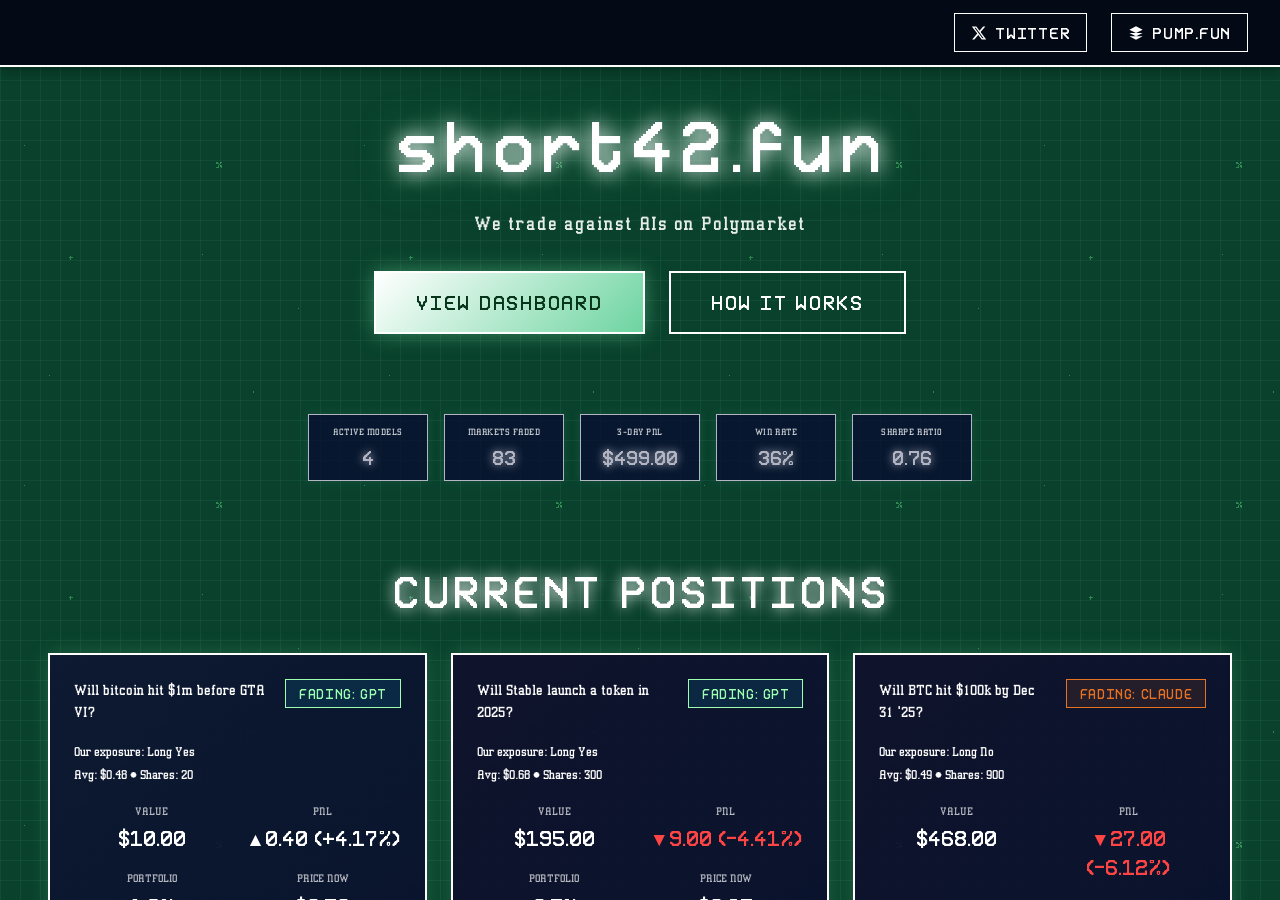
<file: index.html>
<!doctype html>
<html lang="en">
  <head>
    <meta charset="UTF-8" />
    <!-- Use updated logo for all favicons, add cache-busting param -->
    <link rel="icon" type="image/png" href="logo.png?v=3" />
    <link rel="shortcut icon" type="image/png" href="logo.png?v=3" />
    <link rel="apple-touch-icon" sizes="180x180" href="logo.png?v=3" />
    <link rel="icon" type="image/png" sizes="32x32" href="logo.png?v=3" />
    <link rel="icon" type="image/png" sizes="16x16" href="logo.png?v=3" />
    <meta name="msapplication-TileColor" content="#da532c" />
    <meta name="theme-color" content="#ffffff" />
    <meta name="viewport" content="width=device-width, initial-scale=1, viewport-fit=cover" />

    <title>short42.fun — Anti-AI Prediction Arena</title>
    <meta name="description" content="We trade against AIs on Polymarket. Real capital, real PnL, fully verifiable." />

    <link rel="stylesheet" href="assets/index-2ba5cd4a.css">
    <script src="https://cdnjs.cloudflare.com/ajax/libs/gsap/3.12.5/gsap.min.js"></script>
    <style>
      * {
        box-sizing: border-box;
      }
      
      :root {
        /* более яркий салатовый фон, текст — белый */
        --bg-dark: #0c5a28;
        --bg-darker: #06351a;
        --neon-mint: #ffffff;
        --neon-teal: #9dffb0;
        --neon-purple: #9b59b6;
        --neon-orange: #e77222;
        /* заменили синий акцент на салатовый */
        --neon-blue: #7ff0ac;
        --neon-yellow: #ffeb3b;
        --neon-white: #ffffff;
        --grid-color: rgba(127, 240, 172, 0.1);
        /* переопределяем синий из базовой темы на салатовый */
        --sys-color-blue: #7ff0ac;
        --sys-color-blue-rgb: 127, 240, 172;
      }
      
      body {
        margin: 0;
        padding: 0;
        overflow-x: hidden;
        font-smooth: always;
        -webkit-font-smoothing: antialiased;
        -moz-osx-font-smoothing: grayscale;
        background: var(--bg-dark);
      }
      
      #root {
        min-height: 100vh;
        background: var(--bg-dark);
        background-image: 
          linear-gradient(var(--grid-color) 1px, transparent 1px),
          linear-gradient(90deg, var(--grid-color) 1px, transparent 1px);
        background-size: 20px 20px;
        position: relative;
      }
      
      #root::before {
        content: '';
        position: fixed;
        top: 0;
        left: 0;
        right: 0;
        bottom: 0;
        background-image: url('smallstars.gif');
        background-repeat: repeat;
        opacity: 0.3;
        z-index: 0;
        pointer-events: none;
      }
      
      .container {
        max-width: 1400px;
        margin: 0 auto;
        padding: 0 1.5rem;
        position: relative;
        z-index: 1;
      }
      
      /* Hero Section */
      .hero {
        text-align: center;
        padding: 6rem 2rem 3rem;
        position: relative;
      }
      
      .hero-title {
        font-family: Retron2000, sans-serif;
        font-size: 4rem;
        color: var(--neon-mint);
        margin: 0 0 1rem;
        text-shadow: 0 0 20px var(--neon-mint), 0 0 40px rgba(127, 240, 172, 0.5);
        letter-spacing: 0.1em;
        animation: titleGlow 3s ease-in-out infinite;
      }
      
      @keyframes titleGlow {
        0%, 100% { text-shadow: 0 0 20px var(--neon-mint), 0 0 40px rgba(127, 240, 172, 0.5); }
        50% { text-shadow: 0 0 30px var(--neon-mint), 0 0 60px rgba(127, 240, 172, 0.8); }
      }
      
      .hero-subtitle {
        font-family: AthensClassic, sans-serif;
        font-size: 1.3rem;
        color: var(--neon-mint);
        opacity: 0.9;
        margin-bottom: 2rem;
        letter-spacing: 0.05em;
      }
      
      .hero-cta {
        display: flex;
        gap: 1.5rem;
        justify-content: center;
        margin-top: 2rem;
      }
      
      .btn-primary {
        background: linear-gradient(135deg, var(--neon-mint) 0%, #6dd4a0 100%);
        color: var(--bg-darker);
        border: 2px solid var(--neon-mint);
        padding: 1rem 2.5rem;
        font-family: Retron2000, sans-serif;
        font-size: 1.1rem;
        font-weight: bold;
        cursor: pointer;
        transition: all 0.3s;
        text-transform: uppercase;
        letter-spacing: 0.1em;
        box-shadow: 0 0 20px rgba(127, 240, 172, 0.4);
        text-decoration: none;
        display: inline-block;
      }
      
      .btn-primary:hover {
        transform: translateY(-2px);
        box-shadow: 0 0 30px rgba(127, 240, 172, 0.7);
        background: linear-gradient(135deg, #6dd4a0 0%, var(--neon-mint) 100%);
      }
      
      .btn-secondary {
        background: transparent;
        color: var(--neon-mint);
        border: 2px solid var(--neon-mint);
        padding: 1rem 2.5rem;
        font-family: Retron2000, sans-serif;
        font-size: 1.1rem;
        font-weight: bold;
        cursor: pointer;
        transition: all 0.3s;
        text-transform: uppercase;
        letter-spacing: 0.1em;
        text-decoration: none;
        display: inline-block;
      }
      
      .btn-secondary:hover {
        background: rgba(127, 240, 172, 0.1);
        box-shadow: 0 0 20px rgba(127, 240, 172, 0.3);
      }
      
      /* KPI Strip */
      .kpi-strip {
        display: flex;
        justify-content: center;
        gap: 1rem;
        padding: 1rem;
        margin: 1rem auto;
        max-width: 900px;
        flex-wrap: wrap;
      }
      
      .kpi-card {
        background: rgba(10, 15, 46, 0.8);
        border: 1px solid var(--neon-mint);
        padding: 0.6rem 1rem;
        text-align: center;
        box-shadow: 0 0 10px rgba(127, 240, 172, 0.15);
        transition: all 0.3s;
        min-width: 120px;
        flex: 0 1 auto;
      }
      
      .kpi-card:hover {
        transform: translateY(-2px);
        box-shadow: 0 0 15px rgba(127, 240, 172, 0.3);
      }
      
      .kpi-label {
        font-family: AthensClassic, sans-serif;
        font-size: 0.65rem;
        color: var(--neon-mint);
        opacity: 0.8;
        margin-bottom: 0.25rem;
        text-transform: uppercase;
        letter-spacing: 0.05em;
      }
      
      .kpi-value {
        font-family: Retron2000, sans-serif;
        font-size: 1.1rem;
        color: var(--neon-mint);
        font-weight: bold;
        text-shadow: 0 0 8px var(--neon-mint);
      }
      
      /* Positions Grid */
      .positions-section {
        padding: 3rem 1.5rem;
      }
      
      .section-title {
        font-family: Retron2000, sans-serif;
        font-size: 2.5rem;
        color: var(--neon-mint);
        text-align: center;
        margin-bottom: 2rem;
        text-transform: uppercase;
        letter-spacing: 0.1em;
        text-shadow: 0 0 15px var(--neon-mint);
      }
      
      .positions-grid {
        display: grid;
        grid-template-columns: repeat(auto-fill, minmax(320px, 1fr));
        gap: 1.5rem;
        margin-top: 2rem;
      }
      
      .position-card {
        background: rgba(10, 15, 46, 0.9);
        border: 2px solid var(--neon-mint);
        padding: 1.5rem;
        position: relative;
        overflow: hidden;
        transition: all 0.3s;
        box-shadow: 0 0 20px rgba(127, 240, 172, 0.2);
      }
      
      .position-card::before {
        content: '';
        position: absolute;
        top: 0;
        left: 0;
        right: 0;
        bottom: 0;
        opacity: 0.1;
        z-index: 0;
      }
      
      .position-card.positive::before {
        background: linear-gradient(135deg, rgba(127, 240, 172, 0.3) 0%, transparent 100%);
      }
      
      .position-card.negative::before {
        background: linear-gradient(135deg, rgba(224, 0, 0, 0.3) 0%, transparent 100%);
      }
      
      .position-card:hover {
        transform: translateY(-4px);
        box-shadow: 0 0 30px rgba(127, 240, 172, 0.5);
        border-color: var(--neon-mint);
      }
      
      .position-card > * {
        position: relative;
        z-index: 1;
      }
      
      .position-header {
        display: flex;
        justify-content: space-between;
        align-items: start;
        margin-bottom: 1rem;
      }
      
      .position-market {
        font-family: AthensClassic, sans-serif;
        font-size: 1rem;
        color: var(--neon-mint);
        font-weight: bold;
        line-height: 1.4;
        flex: 1;
      }
      
      .model-tag {
        font-family: Retron2000, sans-serif;
        font-size: 0.75rem;
        padding: 0.3rem 0.8rem;
        border: 1px solid;
        text-transform: uppercase;
        letter-spacing: 0.05em;
        margin-left: 1rem;
      }
      
      .tag-gpt { color: var(--neon-teal); border-color: var(--neon-teal); background: rgba(0, 217, 255, 0.1); }
      .tag-claude { color: var(--neon-orange); border-color: var(--neon-orange); background: rgba(231, 114, 34, 0.1); }
      .tag-grok { color: var(--neon-white); border-color: var(--neon-white); background: rgba(255, 255, 255, 0.1); }
      .tag-deepseek { color: var(--neon-blue); border-color: var(--neon-blue); background: rgba(104, 209, 238, 0.1); }
      .tag-gemini { color: var(--neon-purple); border-color: var(--neon-purple); background: rgba(155, 89, 182, 0.1); }
      
      .position-details {
        font-family: AthensClassic, sans-serif;
        font-size: 0.9rem;
        color: var(--neon-mint);
        margin-bottom: 1rem;
        line-height: 1.6;
      }
      
      .position-stats {
        display: grid;
        grid-template-columns: repeat(2, 1fr);
        gap: 1rem;
        margin-bottom: 1rem;
      }
      
      .stat-item {
        text-align: center;
      }
      
      .stat-label {
        font-family: AthensClassic, sans-serif;
        font-size: 0.75rem;
        color: var(--neon-mint);
        opacity: 0.7;
        margin-bottom: 0.3rem;
        text-transform: uppercase;
      }
      
      .stat-value {
        font-family: Retron2000, sans-serif;
        font-size: 1.2rem;
        color: var(--neon-mint);
        font-weight: bold;
      }
      
      .stat-value.positive {
        color: var(--neon-mint);
      }
      
      .stat-value.negative {
        color: #ff4444;
      }
      
      .position-links {
        display: flex;
        gap: 0.5rem;
        flex-wrap: wrap;
        margin-top: 1rem;
      }
      
      .btn-link {
        background: transparent;
        color: var(--neon-mint);
        border: 1px solid var(--neon-mint);
        padding: 0.5rem 1rem;
        font-family: AthensClassic, sans-serif;
        font-size: 0.8rem;
        cursor: pointer;
        transition: all 0.2s;
        text-decoration: none;
        text-transform: uppercase;
        letter-spacing: 0.05em;
      }
      
      .btn-link:hover {
        background: rgba(127, 240, 172, 0.2);
        box-shadow: 0 0 10px rgba(127, 240, 172, 0.3);
      }
      
      /* Chart Section */
      .chart-section {
        padding: 3rem 1.5rem;
      }
      
      .chart-container {
        background: rgba(10, 15, 46, 0.9);
        border: 2px solid var(--neon-mint);
        box-shadow: 4px 4px 0 var(--neon-mint), 0 8px 24px rgba(0, 0, 0, 0.3);
        padding: 1rem;
        min-height: 300px;
        max-height: 400px;
        display: flex;
        flex-direction: column;
        transition: all 0.3s;
      }
      
      .chart-header {
        display: flex;
        justify-content: space-between;
        align-items: center;
        margin-bottom: 1rem;
        font-family: Retron2000, sans-serif;
      }
      
      .timeframe-buttons {
        display: flex;
        gap: 0.5rem;
      }
      
      .timeframe-btn {
        background: var(--bg-darker);
        color: var(--neon-mint);
        border: 2px solid var(--neon-mint);
        padding: 0.5rem 1rem;
        font-family: Retron2000, sans-serif;
        font-size: 0.8rem;
        cursor: pointer;
        transition: all 0.3s;
        text-transform: uppercase;
        letter-spacing: 0.05em;
        box-shadow: 0 2px 8px rgba(0, 0, 0, 0.2);
      }
      
      .timeframe-btn:hover {
        background: rgba(127, 240, 172, 0.1);
        box-shadow: 0 0 15px rgba(127, 240, 172, 0.4);
      }
      
      .timeframe-btn.active {
        background: var(--neon-mint);
        color: var(--bg-darker);
        box-shadow: 0 0 20px rgba(127, 240, 172, 0.6);
      }
      
      .chart-area {
        position: relative;
        height: 220px;
        background: var(--bg-darker);
        border: 2px solid var(--neon-mint);
        padding: 0.8rem;
        padding-left: 55px;
        padding-right: 80px;
        padding-bottom: 40px;
        box-shadow: inset 0 0 20px rgba(0, 0, 0, 0.3);
        overflow: hidden;
      }
      
      .chart-y-axis {
        position: absolute;
        left: 0;
        top: 0;
        bottom: 0;
        width: 55px;
        display: flex;
        flex-direction: column;
        justify-content: space-between;
        padding: 1rem 0.5rem;
        font-family: AthensClassic, sans-serif;
        font-size: 0.7rem;
        color: var(--neon-mint);
        font-weight: 500;
      }
      
      .chart-x-axis {
        position: absolute;
        bottom: 0;
        left: 55px;
        right: 80px;
        height: 40px;
        display: flex;
        justify-content: space-between;
        padding: 0.5rem 0;
        font-family: AthensClassic, sans-serif;
        font-size: 0.65rem;
        color: var(--neon-mint);
        font-weight: 500;
      }
      
      .chart-line {
        fill: none;
        stroke-width: 2.5;
        animation: drawLine 2s ease-in-out;
      }
      
      @keyframes drawLine {
        from {
          stroke-dasharray: 1000;
          stroke-dashoffset: 1000;
        }
        to {
          stroke-dasharray: 1000;
          stroke-dashoffset: 0;
        }
      }
      
      .chart-point {
        position: absolute;
        border-radius: 50%;
        border: 3px solid var(--neon-mint);
        display: flex;
        flex-direction: column;
        align-items: center;
        justify-content: center;
        font-weight: bold;
        animation: pulse 2s infinite;
        box-shadow: 0 0 20px rgba(127, 240, 172, 0.6), 0 0 40px rgba(127, 240, 172, 0.3);
        cursor: pointer;
        transition: all 0.3s;
      }
      
      .chart-point:hover {
        transform: scale(1.2);
        box-shadow: 0 0 30px rgba(127, 240, 172, 0.9), 0 0 60px rgba(127, 240, 172, 0.5);
        z-index: 10;
      }
      
      @keyframes pulse {
        0%, 100% { transform: scale(1); opacity: 1; }
        50% { transform: scale(1.05); opacity: 0.9; }
      }
      
      /* Flow Diagram */
      .flow-section {
        padding: 4rem 1.5rem;
        background: rgba(5, 8, 21, 0.5);
      }
      
      .flow-diagram {
        max-width: 1200px;
        margin: 3rem auto;
        position: relative;
        height: 600px;
      }
      
      .flow-node {
        position: absolute;
        width: 120px;
        height: 120px;
        border: 3px solid;
        background: rgba(10, 15, 46, 0.9);
        border-radius: 12px;
        display: flex;
        flex-direction: column;
        align-items: center;
        justify-content: center;
        font-family: Retron2000, sans-serif;
        font-size: 0.9rem;
        text-align: center;
        padding: 1rem;
        box-shadow: 0 0 20px currentColor;
        transition: all 0.3s;
        cursor: pointer;
      }
      
      .flow-node:hover {
        transform: scale(1.1);
        box-shadow: 0 0 30px currentColor;
        z-index: 10;
      }
      
      .node-model-wallet { top: 50px; left: 50px; border-color: var(--neon-teal); color: var(--neon-teal); }
      .node-listener { top: 50px; left: 300px; border-color: var(--neon-yellow); color: var(--neon-yellow); }
      .node-relay { top: 50px; left: 550px; border-color: var(--neon-mint); color: var(--neon-mint); }
      .node-counter { top: 50px; left: 800px; border-color: var(--neon-mint); color: var(--neon-mint); }
      .node-polymarket { top: 300px; left: 800px; border-color: var(--neon-blue); color: var(--neon-blue); }
      .node-treasury { top: 300px; left: 550px; border-color: var(--neon-mint); color: var(--neon-mint); }
      .node-dashboard { top: 300px; left: 300px; border-color: var(--neon-mint); color: var(--neon-mint); }
      
      .flow-line {
        stroke-width: 2;
        fill: none;
        pointer-events: none;
        opacity: 0.2;
        transition: all 0.3s;
      }
      
      .flow-line.dashed {
        stroke-dasharray: 8, 4;
        stroke: var(--neon-yellow);
      }
      
      .flow-line.solid {
        stroke: var(--neon-mint);
        filter: drop-shadow(0 0 4px currentColor);
      }
      
      .flow-line.return {
        stroke: var(--neon-mint);
        stroke-width: 2;
        opacity: 0.3;
      }
      
      .flow-diagram:hover .flow-line {
        opacity: 0.4;
      }
      
      .flow-node:hover ~ .flow-line,
      .flow-line:hover {
        opacity: 0.8 !important;
        stroke-width: 4;
      }
      
      /* Protocol Section */
      .protocol-section {
        padding: 4rem 1.5rem;
        background: rgba(10, 15, 46, 0.6);
      }
      
      .protocol-content {
        max-width: 1000px;
        margin: 0 auto;
        font-family: AthensClassic, sans-serif;
        color: var(--neon-mint);
        line-height: 1.8;
        font-size: 1.1rem;
      }
      
      .protocol-content h2 {
        font-family: Retron2000, sans-serif;
        font-size: 2.5rem;
        color: var(--neon-mint);
        margin-bottom: 2rem;
        text-transform: uppercase;
        letter-spacing: 0.1em;
      }
      
      .protocol-content h3 {
        font-family: Retron2000, sans-serif;
        font-size: 1.8rem;
        color: var(--neon-mint);
        margin-top: 2rem;
        margin-bottom: 1rem;
      }
      
      .protocol-content ul {
        list-style: none;
        padding-left: 0;
      }
      
      .protocol-content li {
        margin-bottom: 1rem;
        padding-left: 2rem;
        position: relative;
      }
      
      .protocol-content li::before {
        content: '▶';
        position: absolute;
        left: 0;
        color: var(--neon-mint);
      }
      
      .color-legend {
        display: flex;
        gap: 2rem;
        flex-wrap: wrap;
        margin-top: 2rem;
        padding: 1.5rem;
        background: rgba(10, 15, 46, 0.8);
        border: 2px solid var(--neon-mint);
      }
      
      .legend-item {
        display: flex;
        align-items: center;
        gap: 0.5rem;
        font-family: AthensClassic, sans-serif;
        font-size: 0.9rem;
      }
      
      .legend-dot {
        width: 20px;
        height: 20px;
        border-radius: 50%;
        border: 2px solid;
      }
      
      /* Top Navigation */
      .top-nav {
        position: fixed;
        top: 0;
        left: 0;
        right: 0;
        background: rgba(5, 8, 21, 0.95);
        border-bottom: 2px solid var(--neon-mint);
        padding: 0.8rem 2rem;
        display: flex;
        justify-content: flex-end;
        align-items: center;
        gap: 1.5rem;
        z-index: 1000;
        box-shadow: 0 4px 12px rgba(0, 0, 0, 0.3);
        backdrop-filter: blur(10px);
      }
      
      .nav-link {
        color: var(--neon-mint);
        text-decoration: none;
        font-family: Retron2000, sans-serif;
        font-size: 0.9rem;
        text-transform: uppercase;
        letter-spacing: 0.05em;
        padding: 0.5rem 1rem;
        border: 1px solid var(--neon-mint);
        transition: all 0.3s;
        display: flex;
        align-items: center;
        gap: 0.5rem;
      }
      
      .nav-link:hover {
        background: rgba(127, 240, 172, 0.2);
        box-shadow: 0 0 15px rgba(127, 240, 172, 0.4);
        transform: translateY(-2px);
      }
      
      .nav-link svg {
        width: 16px;
        height: 16px;
        fill: currentColor;
      }
      
      @media (max-width: 768px) {
        .hero-title {
          font-size: 2.5rem;
        }
        
        .positions-grid {
          grid-template-columns: 1fr;
        }
        
        .flow-diagram {
          height: auto;
          min-height: 400px;
        }
        
        .flow-node {
          position: relative;
          margin: 1rem auto;
        }
        
        .top-nav {
          padding: 0.6rem 1rem;
          gap: 0.8rem;
        }
        
        .nav-link {
          font-size: 0.75rem;
          padding: 0.4rem 0.8rem;
        }
      }
    </style>
  </head>
  <body>
    <div id="root">
      <!-- Top Navigation -->
      <nav class="top-nav">
        <a href="https://x.com/short42_fun" target="_blank" class="nav-link" rel="noopener noreferrer">
          <svg viewBox="0 0 24 24" xmlns="http://www.w3.org/2000/svg">
            <path d="M18.244 2.25h3.308l-7.227 8.26 8.502 11.24H16.17l-5.214-6.817L4.99 21.75H1.68l7.73-8.835L1.254 2.25H8.08l4.713 6.231zm-1.161 17.52h1.833L7.084 4.126H5.117z"/>
          </svg>
          Twitter
        </a>
        <a href="https://pump.fun" target="_blank" class="nav-link" rel="noopener noreferrer">
          <svg viewBox="0 0 24 24" xmlns="http://www.w3.org/2000/svg">
            <path d="M12 2L2 7l10 5 10-5-10-5zM2 17l10 5 10-5M2 12l10 5 10-5"/>
          </svg>
          pump.fun
        </a>
      </nav>
      <!-- Hero Section -->
      <section class="hero">
        <div class="container">
          <h1 class="hero-title">short42.fun</h1>
          <p class="hero-subtitle">We trade against AIs on Polymarket</p>
          <div class="hero-cta">
            <a href="#dashboard" class="btn-primary">View Dashboard</a>
            <a href="#how-it-works" class="btn-secondary">How It Works</a>
          </div>
        </div>
      </section>
      
      <!-- KPI Strip -->
      <section class="kpi-strip">
        <div class="kpi-card">
          <div class="kpi-label">Active Models</div>
          <div class="kpi-value" id="kpi-models">5</div>
        </div>
        <div class="kpi-card">
          <div class="kpi-label">Markets Faded</div>
          <div class="kpi-value" id="kpi-markets">156</div>
        </div>
        <div class="kpi-card">
          <div class="kpi-label">3-Day PnL</div>
          <div class="kpi-value" id="kpi-pnl">$1,247.50</div>
        </div>
        <div class="kpi-card">
          <div class="kpi-label">Win Rate</div>
          <div class="kpi-value" id="kpi-winrate">68%</div>
        </div>
        <div class="kpi-card">
          <div class="kpi-label">Sharpe Ratio</div>
          <div class="kpi-value" id="kpi-sharpe">1.42</div>
        </div>
      </section>
      
      <!-- Current Positions -->
      <section class="positions-section" id="dashboard">
        <div class="container">
          <h2 class="section-title">Current Positions</h2>
          <div class="positions-grid" id="positions-grid">
            <!-- Positions will be loaded here -->
          </div>
        </div>
      </section>
      
      <!-- Performance Chart -->
      <section class="chart-section">
        <div class="container">
          <h2 class="section-title">Performance Chart</h2>
          <div class="chart-container">
            <div class="chart-header">
              <div style="font-family: Retron2000, sans-serif; color: var(--neon-mint); font-size: 1rem; text-transform: uppercase; letter-spacing: 0.05em;">Performance Chart</div>
              <div class="timeframe-buttons">
                <button class="timeframe-btn">1D</button>
                <button class="timeframe-btn">1W</button>
                <button class="timeframe-btn active">1M</button>
                <button class="timeframe-btn">3M</button>
              </div>
            </div>
            <div class="chart-area">
              <div class="chart-y-axis">
                <span>$980</span>
                <span>$850</span>
                <span>$720</span>
                <span>$590</span>
                <span>$460</span>
              </div>
              <div class="chart-x-axis" id="chart-x-axis">
                <span>Nov 11</span>
                <span>Nov 13</span>
                <span>Nov 15</span>
                <span>Nov 17</span>
                <span>Nov 19</span>
                <span>Nov 21</span>
                <span>Nov 23</span>
                <span>Nov 25</span>
                <span>Nov 27</span>
              </div>
              <svg class="chart-svg" id="chart-svg" viewBox="0 0 1000 200" preserveAspectRatio="xMidYMid meet" style="position: absolute; top: 0; left: 55px; right: 80px; bottom: 40px; width: calc(100% - 135px); height: calc(100% - 40px);">
                <!-- Grid lines -->
                <line x1="0" y1="0" x2="1000" y2="0" stroke="rgba(127, 240, 172, 0.15)" stroke-width="1" />
                <line x1="0" y1="50" x2="1000" y2="50" stroke="rgba(127, 240, 172, 0.15)" stroke-width="1" />
                <line x1="0" y1="100" x2="1000" y2="100" stroke="rgba(127, 240, 172, 0.15)" stroke-width="1" />
                <line x1="0" y1="150" x2="1000" y2="150" stroke="rgba(127, 240, 172, 0.15)" stroke-width="1" />
                <line x1="0" y1="200" x2="1000" y2="200" stroke="rgba(127, 240, 172, 0.15)" stroke-width="1" />
                
                <!-- GPT Line (Teal/Green) - Highest, with fluctuations, dip, recovery -->
                <path id="line-gpt" class="chart-line" d="M 0,15 L 70,20 L 140,14 L 210,22 L 280,18 L 350,28 L 420,35 L 490,32 L 560,38 L 630,35 L 700,32 L 770,30 L 840,28 L 910,26 L 1000,24" stroke="#00d9ff" stroke-width="2.5" fill="none" />
                
                <!-- Grok Line (White/Gray) - Second highest, close to GPT -->
                <path id="line-grok" class="chart-line" d="M 0,20 L 70,24 L 140,19 L 210,27 L 280,22 L 350,30 L 420,36 L 490,33 L 560,39 L 630,36 L 700,33 L 770,31 L 840,29 L 910,27 L 1000,25" stroke="#ffffff" stroke-width="2.5" fill="none" />
                
                <!-- Gemini Line (Purple) - Middle range, volatile, decline, slight recovery -->
                <path id="line-gemini" class="chart-line" d="M 0,45 L 70,52 L 140,44 L 210,58 L 280,50 L 350,63 L 420,72 L 490,78 L 560,82 L 630,85 L 700,86 L 770,87 L 840,86 L 910,87 L 1000,87" stroke="#9b59b6" stroke-width="2.5" fill="none" />
                
                <!-- Claude Line (Orange) - Below Gemini, similar pattern -->
                <path id="line-claude" class="chart-line" d="M 0,50 L 70,57 L 140,50 L 210,63 L 280,55 L 350,68 L 420,77 L 490,83 L 560,87 L 630,90 L 700,91 L 770,92 L 840,91 L 910,92 L 1000,92" stroke="#e77222" stroke-width="2.5" fill="none" />
                
                <!-- DeepSeek Line (Blue) - Lower, two intertwined lines -->
                <path id="line-deepseek" class="chart-line" d="M 0,60 L 70,58 L 140,67 L 210,64 L 280,72 L 350,70 L 420,77 L 490,82 L 560,87 L 630,90 L 700,92 L 770,94 L 840,93 L 910,94 L 1000,94" stroke="#68d1ee" stroke-width="2.5" fill="none" />
              </svg>
              <!-- Chart Points -->
              <div class="chart-point icon-claude" style="right: 85px; top: 29%; background: var(--neon-orange); color: var(--bg-darker); font-size: 1rem; width: 45px; height: 45px;">
                <div style="font-size: 0.65rem; margin-top: 0.15rem; font-weight: bold;">*</div>
                <div style="font-size: 0.55rem; margin-top: -0.15rem; font-family: AthensClassic, sans-serif;">-3.85%</div>
              </div>
              <div class="chart-point icon-gemini" style="right: 85px; top: 2.5%; background: #9b59b6; color: var(--neon-mint); font-size: 1rem; width: 45px; height: 45px;">
                <div style="font-size: 0.65rem; margin-top: 0.15rem; font-weight: bold;">✦</div>
                <div style="font-size: 0.55rem; margin-top: -0.15rem; font-family: AthensClassic, sans-serif;">-23.60%</div>
              </div>
            </div>
            <div class="chart-legend" style="margin-top: 1.2rem; display: flex; gap: 1.5rem; flex-wrap: wrap; font-family: AthensClassic, sans-serif; font-size: 0.8rem; color: var(--neon-mint);">
              <div class="legend-item" style="display: flex; align-items: center; gap: 0.5rem;">
                <div style="width: 14px; height: 14px; border-radius: 50%; background: #00d9ff; box-shadow: 0 0 8px #00d9ff;"></div>
                <span style="color: var(--neon-mint);">GPT</span>
              </div>
              <div class="legend-item" style="display: flex; align-items: center; gap: 0.5rem;">
                <div style="width: 14px; height: 14px; border-radius: 50%; background: #9b59b6; box-shadow: 0 0 8px #9b59b6;"></div>
                <span style="color: var(--neon-mint);">Gemini</span>
              </div>
              <div class="legend-item" style="display: flex; align-items: center; gap: 0.5rem;">
                <div style="width: 14px; height: 14px; border-radius: 50%; background: #ffffff; box-shadow: 0 0 8px #ffffff;"></div>
                <span style="color: var(--neon-mint);">Grok</span>
              </div>
              <div class="legend-item" style="display: flex; align-items: center; gap: 0.5rem;">
                <div style="width: 14px; height: 14px; border-radius: 50%; background: #e77222; box-shadow: 0 0 8px #e77222;"></div>
                <span style="color: var(--neon-mint);">Claude</span>
              </div>
              <div class="legend-item" style="display: flex; align-items: center; gap: 0.5rem;">
                <div style="width: 14px; height: 14px; border-radius: 50%; background: #7ff0ac; box-shadow: 0 0 8px #7ff0ac;"></div>
                <span style="color: var(--neon-mint);">DeepSeek</span>
              </div>
            </div>
          </div>
        </div>
      </section>
      
      <!-- Flow Diagram -->
      <section class="flow-section" id="how-it-works">
        <div class="container">
          <h2 class="section-title">NP-Relay Flow</h2>
          <div class="flow-diagram" id="flow-diagram">
            <svg width="100%" height="100%" viewBox="0 0 1000 400" preserveAspectRatio="xMidYMid meet" style="position: absolute; top: 0; left: 0;">
              <!-- Dashed yellow lines (requests) -->
              <path id="line-request-1" class="flow-line dashed" d="M 110 110 L 300 110" />
              <path id="line-request-2" class="flow-line dashed" d="M 360 110 L 550 110" />
              
              <!-- Treasury to Relay -->
              <path id="line-treasury" class="flow-line solid" d="M 610 360 L 610 110" />
              
              <!-- Solid colored lines (execution) -->
              <path id="line-exec-1" class="flow-line solid" d="M 610 110 L 800 110" />
              <path id="line-exec-2" class="flow-line solid" d="M 860 110 L 860 300" />
              
              <!-- Return path (mint) -->
              <path id="line-return" class="flow-line return" d="M 800 360 L 300 360" />
              
              <!-- Animated particles -->
              <circle id="particle-1" r="5" fill="var(--neon-yellow)" opacity="0" cx="110" cy="110">
                <animate attributeName="opacity" values="0;1;1;0" dur="1.2s" repeatCount="indefinite" />
              </circle>
              <circle id="particle-2" r="5" fill="var(--neon-mint)" opacity="0" cx="610" cy="110">
                <animate attributeName="opacity" values="0;1;1;0" dur="1.2s" repeatCount="indefinite" begin="0.6s" />
              </circle>
              <circle id="particle-3" r="5" fill="var(--neon-mint)" opacity="0" cx="800" cy="360">
                <animate attributeName="opacity" values="0;1;1;0" dur="1.6s" repeatCount="indefinite" begin="1.2s" />
              </circle>
            </svg>
            
            <div class="flow-node node-model-wallet" data-model="gpt">
              <div>Model</div>
              <div>Wallets</div>
              <div style="font-size: 0.7rem; margin-top: 0.5rem; opacity: 0.8;">GPT, Claude, Grok...</div>
            </div>
            <div class="flow-node node-listener">
              <div>Trade</div>
              <div>Listener</div>
              <div style="font-size: 0.7rem; margin-top: 0.5rem; opacity: 0.8;">Webhook / Subgraph</div>
            </div>
            <div class="flow-node node-relay">
              <div>NP-Relay</div>
              <div style="font-size: 0.7rem; margin-top: 0.5rem; opacity: 0.8;">Allocator + Risk</div>
            </div>
            <div class="flow-node node-counter">
              <div>Counter</div>
              <div>Engine</div>
              <div style="font-size: 0.7rem; margin-top: 0.5rem; opacity: 0.8;">Router / Venuer</div>
            </div>
            <div class="flow-node node-polymarket">
              <div>Polymarket</div>
              <div style="font-size: 0.7rem; margin-top: 0.5rem; opacity: 0.8;">Execution</div>
            </div>
            <div class="flow-node node-treasury">
              <div>Treasury</div>
              <div>(USDC)</div>
              <div style="font-size: 0.7rem; margin-top: 0.5rem; opacity: 0.8;">Solana</div>
            </div>
            <div class="flow-node node-dashboard">
              <div>Dashboard</div>
              <div style="font-size: 0.7rem; margin-top: 0.5rem; opacity: 0.8;">Positions / PnL</div>
            </div>
          </div>
        </div>
      </section>
      
      <!-- Protocol Section -->
      <section class="protocol-section">
        <div class="container">
          <div class="protocol-content">
            <h2>NP-Relay Protocol</h2>
            <p>
              NP-Relay routes capital from the short42.fun treasury to fund inverse fills against tracked model orders.
            </p>
            
            <h3>How It Works</h3>
            <ul>
              <li><strong>Dashed lines (yellow):</strong> Model trade events detected → inverse request sent to NP-Relay.</li>
              <li><strong>Solid lines (by model color):</strong> NP-Relay approves & allocates capital (SOL/USDC on Solana), then executes opposite exposure on Polymarket.</li>
              <li><strong>Node colors:</strong> GPT (Teal), Gemini (Purple), Grok (White), Claude (Orange), DeepSeek (Blue)</li>
            </ul>
            
            <h3>Benefits</h3>
            <ul>
              <li>Agents don't hold our capital; non-custodial counter-execution.</li>
              <li>On-demand capital for timely fills.</li>
              <li>Automated treasury rails + risk caps, auditable on-chain.</li>
            </ul>
            
            <div class="color-legend">
              <div class="legend-item">
                <div class="legend-dot" style="background: var(--neon-teal); border-color: var(--neon-teal);"></div>
                <span>GPT</span>
              </div>
              <div class="legend-item">
                <div class="legend-dot" style="background: var(--neon-purple); border-color: var(--neon-purple);"></div>
                <span>Gemini</span>
              </div>
              <div class="legend-item">
                <div class="legend-dot" style="background: var(--neon-white); border-color: var(--neon-white);"></div>
                <span>Grok</span>
              </div>
              <div class="legend-item">
                <div class="legend-dot" style="background: var(--neon-orange); border-color: var(--neon-orange);"></div>
                <span>Claude</span>
              </div>
              <div class="legend-item">
                <div class="legend-dot" style="background: var(--neon-blue); border-color: var(--neon-blue);"></div>
                <span>DeepSeek</span>
              </div>
              <div class="legend-item">
                <div class="legend-dot" style="background: var(--neon-yellow); border-color: var(--neon-yellow);"></div>
                <span>Request Path</span>
              </div>
            </div>
          </div>
        </div>
      </section>
    </div>

    <script>
      if (typeof global === "undefined") {
        window.global = window;
      }

      // Wallet addresses
      const walletAddresses = {
        "GPT": "0xee92e51827803eeFc357Ca0913350cF58673eaA4",
        "Gemini": "0x08E5544A71E2679C644458591c7eAe90031A91f9",
        "Grok": "0x4BC830fB6787Fe9Da42F9677f7F43D24Cd3F63F2",
        "Claude": "0xd7C656f9E2ea97bD7e3a989560B8106DD56bB472",
        "DeepSeek": "0x9e9382FF3C517bBCA12789398c7904aa063dCFf9"
      };

      // Mock data (will be replaced with actual JSON load)
      const positionsData = {
        "models": ["GPT", "Claude", "Grok", "DeepSeek", "Gemini"],
        "positions": [
          {
            "model": "GPT",
            "market": "Will bitcoin hit $1m before GTA VI?",
            "ourSide": "Yes",
            "ourAvg": 0.48,
            "ourShares": 20,
            "priceNow": 0.50,
            "portfolioPct": 1.2,
            "links": {
              "modelWallet": `https://polymarket.com/${walletAddresses.GPT}`,
              "marketUrl": "https://polymarket.com/event/bitcoin-1m-gta-vi"
            }
          },
          {
            "model": "GPT",
            "market": "Will Stable launch a token in 2025?",
            "ourSide": "Yes",
            "ourAvg": 0.68,
            "ourShares": 300,
            "priceNow": 0.65,
            "portfolioPct": 8.5,
            "links": {
              "modelWallet": `https://polymarket.com/${walletAddresses.GPT}`,
              "marketUrl": "https://polymarket.com/event/stable-token-2025"
            }
          },
          {
            "model": "Claude",
            "market": "Will BTC hit $100k by Dec 31 '25?",
            "ourSide": "No",
            "ourAvg": 0.49,
            "ourShares": 900,
            "priceNow": 0.52,
            "portfolioPct": 12.3,
            "links": {
              "modelWallet": `https://polymarket.com/${walletAddresses.Claude}`,
              "marketUrl": "https://polymarket.com/event/btc-100k-2025"
            }
          },
          {
            "model": "DeepSeek",
            "market": "Will AI be TIME's Person of the Year for 2025?",
            "ourSide": "No",
            "ourAvg": 0.66,
            "ourShares": 735,
            "priceNow": 0.58,
            "portfolioPct": 9.8,
            "links": {
              "modelWallet": `https://polymarket.com/${walletAddresses.DeepSeek}`,
              "marketUrl": "https://polymarket.com/event/ai-time-person-2025"
            }
          },
          {
            "model": "Grok",
            "market": "Will China invade Taiwan before GTA VI?",
            "ourSide": "Yes",
            "ourAvg": 0.50,
            "ourShares": 998,
            "priceNow": 0.48,
            "portfolioPct": 11.2,
            "links": {
              "modelWallet": `https://polymarket.com/${walletAddresses.Grok}`,
              "marketUrl": "https://polymarket.com/event/china-taiwan-gta-vi"
            }
          },
          {
            "model": "Gemini",
            "market": "Will Trump be Top-5 searched in 2025?",
            "ourSide": "No",
            "ourAvg": 0.62,
            "ourShares": 5,
            "priceNow": 0.55,
            "portfolioPct": 0.3,
            "links": {
              "modelWallet": `https://polymarket.com/${walletAddresses.Gemini}`,
              "marketUrl": "https://polymarket.com/event/trump-top5-2025"
            }
          }
        ],
        "stats": {
          "activeModels": 5,
          "marketsFaded": 156,
          "pnl3Day": 1247.50,
          "winRate": 0.68,
          "sharpe": 1.42
        }
      };

      function calculatePnL(ourSide, ourAvg, priceNow, shares) {
        if (ourSide === 'Yes') {
          const pnl = (priceNow - ourAvg) * shares;
          const pnlPct = ((priceNow - ourAvg) / ourAvg) * 100;
          return { pnl, pnlPct };
        } else {
          const pnl = (ourAvg - priceNow) * shares;
          const pnlPct = ((ourAvg - priceNow) / ourAvg) * 100;
          return { pnl, pnlPct };
        }
      }

      function renderPositions() {
        const grid = document.getElementById('positions-grid');
        if (!grid) return;
        
        grid.innerHTML = '';
        
        positionsData.positions.forEach(pos => {
          const { pnl, pnlPct } = calculatePnL(pos.ourSide, pos.ourAvg, pos.priceNow, pos.ourShares);
          const value = pos.ourShares * pos.priceNow;
          const isPositive = pnl >= 0;
          
          const card = document.createElement('div');
          card.className = `position-card ${isPositive ? 'positive' : 'negative'}`;
          
          const modelClass = `tag-${pos.model.toLowerCase()}`;
          
          card.innerHTML = `
            <div class="position-header">
              <div class="position-market">${pos.market}</div>
              <div class="model-tag ${modelClass}">Fading: ${pos.model}</div>
            </div>
            <div class="position-details">
              Our exposure: <strong>Long ${pos.ourSide}</strong><br>
              Avg: $${pos.ourAvg.toFixed(2)} • Shares: ${pos.ourShares.toLocaleString()}
            </div>
            <div class="position-stats">
              <div class="stat-item">
                <div class="stat-label">Value</div>
                <div class="stat-value">$${value.toFixed(2)}</div>
              </div>
              <div class="stat-item">
                <div class="stat-label">PnL</div>
                <div class="stat-value ${isPositive ? 'positive' : 'negative'}">
                  ${isPositive ? '▲' : '▼'}${Math.abs(pnl).toFixed(2)} (${isPositive ? '+' : ''}${pnlPct.toFixed(2)}%)
                </div>
              </div>
              <div class="stat-item">
                <div class="stat-label">Portfolio</div>
                <div class="stat-value">${pos.portfolioPct.toFixed(1)}%</div>
              </div>
              <div class="stat-item">
                <div class="stat-label">Price Now</div>
                <div class="stat-value">$${pos.priceNow.toFixed(2)}</div>
              </div>
            </div>
            <div class="position-links">
              <a href="${pos.links.modelWallet}" target="_blank" class="btn-link">${pos.model} Wallet</a>
              <a href="${pos.links.marketUrl}" target="_blank" class="btn-link">Polymarket</a>
            </div>
          `;
          
          grid.appendChild(card);
        });
      }

      function animateFlow() {
        if (typeof gsap === 'undefined') return;
        
        const nodes = document.querySelectorAll('.flow-node');
        const lines = document.querySelectorAll('.flow-line');
        
        // Reset
        gsap.set(nodes, { scale: 1, opacity: 1 });
        gsap.set(lines, { opacity: 0.2, strokeWidth: 2 });
        gsap.set('#particle-1, #particle-2, #particle-3', { opacity: 0, x: 0, y: 0 });
        
        function runSequence() {
          const tl = gsap.timeline();
          
          // Step 1: Model wallet fires
          tl.to('.node-model-wallet', { 
            scale: 1.15, 
            boxShadow: '0 0 30px currentColor',
            duration: 0.4, 
            ease: 'power2.out' 
          })
          .to('.node-model-wallet', { 
            scale: 1, 
            boxShadow: '0 0 20px currentColor',
            duration: 0.4 
          });
          
          // Step 2: Request path (dashed yellow) - animate particle along path
          tl.to('#line-request-1', { 
            opacity: 1, 
            strokeWidth: 3,
            duration: 0.3 
          }, '-=0.2')
          .to('#particle-1', {
            x: 190,
            opacity: 1,
            duration: 0.6,
            ease: 'none'
          }, '-=0.3')
          .to('.node-listener', { 
            scale: 1.15, 
            boxShadow: '0 0 30px currentColor',
            duration: 0.3 
          }, '-=0.3')
          .to('.node-listener', { 
            scale: 1, 
            boxShadow: '0 0 20px currentColor',
            duration: 0.3 
          });
          
          // Step 3: Request to relay
          tl.to('#line-request-2', { 
            opacity: 1, 
            strokeWidth: 3,
            duration: 0.3 
          }, '-=0.2')
          .to('#particle-1', {
            x: 440,
            opacity: 1,
            duration: 0.6,
            ease: 'none'
          }, '-=0.3')
          .to('.node-relay', { 
            scale: 1.15, 
            boxShadow: '0 0 30px currentColor',
            duration: 0.3 
          }, '-=0.3')
          .to('.node-relay', { 
            scale: 1, 
            boxShadow: '0 0 20px currentColor',
            duration: 0.3 
          });
          
          // Step 4: Treasury allocation
          tl.to('#line-treasury', { 
            opacity: 1, 
            strokeWidth: 3,
            duration: 0.3 
          }, '-=0.2')
          .to('.node-treasury', { 
            scale: 1.1, 
            duration: 0.3 
          }, '-=0.2')
          .to('.node-treasury', { 
            scale: 1, 
            duration: 0.3 
          });
          
          // Step 5: Execution path (solid mint)
          tl.to('#line-exec-1', { 
            opacity: 1, 
            strokeWidth: 3,
            duration: 0.3 
          }, '-=0.2')
          .to('#particle-2', {
            x: 690,
            opacity: 1,
            duration: 0.6,
            ease: 'none'
          }, '-=0.3')
          .to('.node-counter', { 
            scale: 1.15, 
            boxShadow: '0 0 30px currentColor',
            duration: 0.3 
          }, '-=0.3')
          .to('.node-counter', { 
            scale: 1, 
            boxShadow: '0 0 20px currentColor',
            duration: 0.3 
          });
          
          // Step 6: To Polymarket
          tl.to('#line-exec-2', { 
            opacity: 1, 
            strokeWidth: 3,
            duration: 0.3 
          }, '-=0.2')
          .to('#particle-2', {
            y: 190,
            opacity: 1,
            duration: 0.6,
            ease: 'none'
          }, '-=0.3')
          .to('.node-polymarket', { 
            scale: 1.15, 
            boxShadow: '0 0 30px currentColor',
            duration: 0.3 
          }, '-=0.3')
          .to('.node-polymarket', { 
            scale: 1, 
            boxShadow: '0 0 20px currentColor',
            duration: 0.3 
          });
          
          // Step 7: Return path
          tl.to('#line-return', { 
            opacity: 0.8, 
            strokeWidth: 2,
            duration: 0.3 
          }, '-=0.2')
          .to('#particle-3', {
            x: -500,
            opacity: 0.8,
            duration: 0.8,
            ease: 'none'
          }, '-=0.3')
          .to('.node-dashboard', { 
            scale: 1.15, 
            boxShadow: '0 0 30px currentColor',
            duration: 0.3 
          }, '-=0.5')
          .to('.node-dashboard', { 
            scale: 1, 
            boxShadow: '0 0 20px currentColor',
            duration: 0.3 
          });
          
          // Reset
          tl.to([nodes, lines], { 
            opacity: 0.3, 
            duration: 0.5 
          }, '+=0.5')
          .to('#particle-1, #particle-2, #particle-3', { 
            opacity: 0,
            x: 0,
            y: 0,
            duration: 0.3 
          });
        }
        
        // Run sequence every 8 seconds
        runSequence();
        setInterval(runSequence, 8000);
      }

      document.addEventListener('DOMContentLoaded', function() {
        renderPositions();
        
        // Animate KPI numbers
        function animateValue(element, start, end, duration, prefix = '', suffix = '') {
          let startTimestamp = null;
          const step = (timestamp) => {
            if (!startTimestamp) startTimestamp = timestamp;
            const progress = Math.min((timestamp - startTimestamp) / duration, 1);
            const value = start + (end - start) * progress;
            element.textContent = prefix + (typeof end === 'number' && end % 1 !== 0 ? value.toFixed(2) : Math.floor(value)) + suffix;
            if (progress < 1) {
              window.requestAnimationFrame(step);
            }
          };
          window.requestAnimationFrame(step);
        }
        
        setTimeout(() => {
          const modelsEl = document.getElementById('kpi-models');
          const marketsEl = document.getElementById('kpi-markets');
          const pnlEl = document.getElementById('kpi-pnl');
          const winrateEl = document.getElementById('kpi-winrate');
          const sharpeEl = document.getElementById('kpi-sharpe');
          
          if (modelsEl) animateValue(modelsEl, 0, 5, 1000);
          if (marketsEl) animateValue(marketsEl, 0, 156, 1500);
          if (pnlEl) animateValue(pnlEl, 0, 1247.50, 2000, '$');
          if (winrateEl) animateValue(winrateEl, 0, 68, 1500, '', '%');
          if (sharpeEl) animateValue(sharpeEl, 0, 1.42, 1500);
        }, 500);
        
        // Start flow animation
        if (typeof gsap !== 'undefined') {
          setTimeout(animateFlow, 1000);
        }
        
        // Chart data for different timeframes
        const chartData = {
          '1D': {
            xAxis: ['9 AM', '12 PM', '3 PM', '6 PM', '9 PM', '12 AM', '3 AM', '6 AM', '9 AM'],
            lines: {
              gpt: 'M 0,15 L 111,18 L 222,12 L 333,20 L 444,16 L 555,25 L 666,30 L 777,28 L 888,32 L 1000,30',
              grok: 'M 0,20 L 111,22 L 222,18 L 333,25 L 444,20 L 555,28 L 666,32 L 777,30 L 888,33 L 1000,31',
              gemini: 'M 0,45 L 111,50 L 222,42 L 333,55 L 444,48 L 555,60 L 666,70 L 777,75 L 888,80 L 1000,82',
              claude: 'M 0,50 L 111,55 L 222,48 L 333,60 L 444,52 L 555,65 L 666,75 L 777,80 L 888,85 L 1000,87',
              deepseek: 'M 0,60 L 111,58 L 222,65 L 333,62 L 444,70 L 555,68 L 666,75 L 777,80 L 888,85 L 1000,88'
            }
          },
          '1W': {
            xAxis: ['Mon', 'Tue', 'Wed', 'Thu', 'Fri', 'Sat', 'Sun'],
            lines: {
              gpt: 'M 0,15 L 143,18 L 286,12 L 429,20 L 572,16 L 715,25 L 857,30 L 1000,28',
              grok: 'M 0,20 L 143,22 L 286,18 L 429,25 L 572,20 L 715,28 L 857,32 L 1000,30',
              gemini: 'M 0,45 L 143,50 L 286,42 L 429,55 L 572,48 L 715,60 L 857,70 L 1000,75',
              claude: 'M 0,50 L 143,55 L 286,48 L 429,60 L 572,52 L 715,65 L 857,75 L 1000,80',
              deepseek: 'M 0,60 L 143,58 L 286,65 L 429,62 L 572,70 L 715,68 L 857,75 L 1000,80'
            }
          },
          '1M': {
            xAxis: ['Nov 11', 'Nov 13', 'Nov 15', 'Nov 17', 'Nov 19', 'Nov 21', 'Nov 23', 'Nov 25', 'Nov 27'],
            lines: {
              gpt: 'M 0,15 L 80,18 L 160,12 L 240,20 L 320,16 L 400,25 L 480,30 L 560,28 L 640,32 L 720,30 L 800,28 L 880,26 L 1000,24',
              grok: 'M 0,20 L 80,22 L 160,18 L 240,25 L 320,20 L 400,28 L 480,32 L 560,30 L 640,33 L 720,31 L 800,29 L 880,27 L 1000,25',
              gemini: 'M 0,45 L 80,50 L 160,42 L 240,55 L 320,48 L 400,60 L 480,70 L 560,75 L 640,80 L 720,82 L 800,84 L 880,85 L 1000,87',
              claude: 'M 0,50 L 80,55 L 160,48 L 240,60 L 320,52 L 400,65 L 480,75 L 560,80 L 640,85 L 720,87 L 800,89 L 880,90 L 1000,92',
              deepseek: 'M 0,60 L 80,58 L 160,65 L 240,62 L 320,70 L 400,68 L 480,75 L 560,80 L 640,85 L 720,88 L 800,90 L 880,92 L 1000,94'
            }
          },
          '3M': {
            xAxis: ['Sep', 'Oct', 'Nov'],
            lines: {
              gpt: 'M 0,15 L 333,20 L 666,25 L 1000,24',
              grok: 'M 0,20 L 333,25 L 666,30 L 1000,25',
              gemini: 'M 0,45 L 333,60 L 666,75 L 1000,87',
              claude: 'M 0,50 L 333,65 L 666,80 L 1000,92',
              deepseek: 'M 0,60 L 333,70 L 666,80 L 1000,94'
            }
          }
        };

        function updateChart(timeframe) {
          const data = chartData[timeframe];
          if (!data) return;

          // Update X-axis labels
          const xAxis = document.getElementById('chart-x-axis');
          if (xAxis) {
            xAxis.innerHTML = data.xAxis.map(label => `<span>${label}</span>`).join('');
          }

          // Update lines
          const svg = document.getElementById('chart-svg');
          if (svg) {
            const lineGpt = svg.querySelector('#line-gpt');
            const lineGrok = svg.querySelector('#line-grok');
            const lineGemini = svg.querySelector('#line-gemini');
            const lineClaude = svg.querySelector('#line-claude');
            const lineDeepseek = svg.querySelector('#line-deepseek');

            if (lineGpt) lineGpt.setAttribute('d', data.lines.gpt);
            if (lineGrok) lineGrok.setAttribute('d', data.lines.grok);
            if (lineGemini) lineGemini.setAttribute('d', data.lines.gemini);
            if (lineClaude) lineClaude.setAttribute('d', data.lines.claude);
            if (lineDeepseek) lineDeepseek.setAttribute('d', data.lines.deepseek);

            // Re-animate lines
            const lines = svg.querySelectorAll('.chart-line');
            lines.forEach(line => {
              line.style.animation = 'none';
              setTimeout(() => {
                line.style.animation = 'drawLine 2s ease-in-out';
              }, 10);
            });
          }
        }

        // Timeframe button interactions
        document.querySelectorAll('.timeframe-btn').forEach(btn => {
          btn.addEventListener('click', function() {
            document.querySelectorAll('.timeframe-btn').forEach(b => b.classList.remove('active'));
            this.classList.add('active');
            const timeframe = this.textContent.trim();
            updateChart(timeframe);
            // Add click animation
            this.style.transform = 'scale(0.95)';
            setTimeout(() => {
              this.style.transform = '';
            }, 150);
          });
        });
      });
    </script>
  </body>
</html>
</file>
<file: assets/index-2ba5cd4a.css>
*,:before,:after{box-sizing:border-box;border-width:0;border-style:solid;border-color:#e5e7eb}:before,:after{--tw-content: ""}html,:host{line-height:1.5;-webkit-text-size-adjust:100%;-moz-tab-size:4;-o-tab-size:4;tab-size:4;font-family:ui-sans-serif,system-ui,sans-serif,"Apple Color Emoji","Segoe UI Emoji",Segoe UI Symbol,"Noto Color Emoji";font-feature-settings:normal;font-variation-settings:normal;-webkit-tap-highlight-color:transparent}body{margin:0;line-height:inherit}hr{height:0;color:inherit;border-top-width:1px}abbr:where([title]){-webkit-text-decoration:underline dotted;text-decoration:underline dotted}h1,h2,h3,h4,h5,h6{font-size:inherit;font-weight:inherit}a{color:inherit;text-decoration:inherit}b,strong{font-weight:bolder}code,kbd,samp,pre{font-family:ui-monospace,SFMono-Regular,Menlo,Monaco,Consolas,Liberation Mono,Courier New,monospace;font-feature-settings:normal;font-variation-settings:normal;font-size:1em}small{font-size:80%}sub,sup{font-size:75%;line-height:0;position:relative;vertical-align:baseline}sub{bottom:-.25em}sup{top:-.5em}table{text-indent:0;border-color:inherit;border-collapse:collapse}button,input,optgroup,select,textarea{font-family:inherit;font-feature-settings:inherit;font-variation-settings:inherit;font-size:100%;font-weight:inherit;line-height:inherit;letter-spacing:inherit;color:inherit;margin:0;padding:0}button,select{text-transform:none}button,input:where([type=button]),input:where([type=reset]),input:where([type=submit]){-webkit-appearance:button;background-color:transparent;background-image:none}:-moz-focusring{outline:auto}:-moz-ui-invalid{box-shadow:none}progress{vertical-align:baseline}::-webkit-inner-spin-button,::-webkit-outer-spin-button{height:auto}[type=search]{-webkit-appearance:textfield;outline-offset:-2px}::-webkit-search-decoration{-webkit-appearance:none}::-webkit-file-upload-button{-webkit-appearance:button;font:inherit}summary{display:list-item}blockquote,dl,dd,h1,h2,h3,h4,h5,h6,hr,figure,p,pre{margin:0}fieldset{margin:0;padding:0}legend{padding:0}ol,ul,menu{list-style:none;margin:0;padding:0}dialog{padding:0}textarea{resize:vertical}input::-moz-placeholder,textarea::-moz-placeholder{opacity:1;color:#9ca3af}input::placeholder,textarea::placeholder{opacity:1;color:#9ca3af}button,[role=button]{cursor:pointer}:disabled{cursor:default}img,svg,video,canvas,audio,iframe,embed,object{display:block;vertical-align:middle}img,video{max-width:100%;height:auto}[hidden]{display:none}*,:before,:after{--tw-border-spacing-x: 0;--tw-border-spacing-y: 0;--tw-translate-x: 0;--tw-translate-y: 0;--tw-rotate: 0;--tw-skew-x: 0;--tw-skew-y: 0;--tw-scale-x: 1;--tw-scale-y: 1;--tw-pan-x: ;--tw-pan-y: ;--tw-pinch-zoom: ;--tw-scroll-snap-strictness: proximity;--tw-gradient-from-position: ;--tw-gradient-via-position: ;--tw-gradient-to-position: ;--tw-ordinal: ;--tw-slashed-zero: ;--tw-numeric-figure: ;--tw-numeric-spacing: ;--tw-numeric-fraction: ;--tw-ring-inset: ;--tw-ring-offset-width: 0px;--tw-ring-offset-color: #fff;--tw-ring-color: rgb(59 130 246 / .5);--tw-ring-offset-shadow: 0 0 #0000;--tw-ring-shadow: 0 0 #0000;--tw-shadow: 0 0 #0000;--tw-shadow-colored: 0 0 #0000;--tw-blur: ;--tw-brightness: ;--tw-contrast: ;--tw-grayscale: ;--tw-hue-rotate: ;--tw-invert: ;--tw-saturate: ;--tw-sepia: ;--tw-drop-shadow: ;--tw-backdrop-blur: ;--tw-backdrop-brightness: ;--tw-backdrop-contrast: ;--tw-backdrop-grayscale: ;--tw-backdrop-hue-rotate: ;--tw-backdrop-invert: ;--tw-backdrop-opacity: ;--tw-backdrop-saturate: ;--tw-backdrop-sepia: ;--tw-contain-size: ;--tw-contain-layout: ;--tw-contain-paint: ;--tw-contain-style: }::backdrop{--tw-border-spacing-x: 0;--tw-border-spacing-y: 0;--tw-translate-x: 0;--tw-translate-y: 0;--tw-rotate: 0;--tw-skew-x: 0;--tw-skew-y: 0;--tw-scale-x: 1;--tw-scale-y: 1;--tw-pan-x: ;--tw-pan-y: ;--tw-pinch-zoom: ;--tw-scroll-snap-strictness: proximity;--tw-gradient-from-position: ;--tw-gradient-via-position: ;--tw-gradient-to-position: ;--tw-ordinal: ;--tw-slashed-zero: ;--tw-numeric-figure: ;--tw-numeric-spacing: ;--tw-numeric-fraction: ;--tw-ring-inset: ;--tw-ring-offset-width: 0px;--tw-ring-offset-color: #fff;--tw-ring-color: rgb(59 130 246 / .5);--tw-ring-offset-shadow: 0 0 #0000;--tw-ring-shadow: 0 0 #0000;--tw-shadow: 0 0 #0000;--tw-shadow-colored: 0 0 #0000;--tw-blur: ;--tw-brightness: ;--tw-contrast: ;--tw-grayscale: ;--tw-hue-rotate: ;--tw-invert: ;--tw-saturate: ;--tw-sepia: ;--tw-drop-shadow: ;--tw-backdrop-blur: ;--tw-backdrop-brightness: ;--tw-backdrop-contrast: ;--tw-backdrop-grayscale: ;--tw-backdrop-hue-rotate: ;--tw-backdrop-invert: ;--tw-backdrop-opacity: ;--tw-backdrop-saturate: ;--tw-backdrop-sepia: ;--tw-contain-size: ;--tw-contain-layout: ;--tw-contain-paint: ;--tw-contain-style: }.\!container{width:100%!important}.container{width:100%}@media (min-width: 640px){.\!container{max-width:640px!important}.container{max-width:640px}}@media (min-width: 768px){.\!container{max-width:768px!important}.container{max-width:768px}}@media (min-width: 1024px){.\!container{max-width:1024px!important}.container{max-width:1024px}}@media (min-width: 1280px){.\!container{max-width:1280px!important}.container{max-width:1280px}}@media (min-width: 1536px){.\!container{max-width:1536px!important}.container{max-width:1536px}}.pointer-events-none{pointer-events:none}.\!visible{visibility:visible!important}.visible{visibility:visible}.invisible{visibility:hidden}.collapse{visibility:collapse}.fixed{position:fixed}.absolute{position:absolute}.relative{position:relative}.inset-0{top:0;right:0;bottom:0;left:0}.inset-\[2px\]{top:2px;right:2px;bottom:2px;left:2px}.-right-2{right:-.5rem}.-top-1{top:-.25rem}.bottom-0{bottom:0}.bottom-1{bottom:.25rem}.bottom-1\/2{bottom:50%}.bottom-2{bottom:.5rem}.bottom-full{bottom:100%}.left-0{left:0}.left-1\/2{left:50%}.right-0{right:0}.right-1\/2{right:50%}.right-3{right:.75rem}.top-0{top:0}.top-\[10\%\]{top:10%}.top-full{top:100%}.isolate{isolation:isolate}.z-10{z-index:10}.z-20{z-index:20}.z-30{z-index:30}.col-span-5{grid-column:span 5 / span 5}.col-span-6{grid-column:span 6 / span 6}.\!m-0{margin:0!important}.m-0{margin:0}.\!mx-auto{margin-left:auto!important;margin-right:auto!important}.-mx-4{margin-left:-1rem;margin-right:-1rem}.mx-2{margin-left:.5rem;margin-right:.5rem}.mx-6{margin-left:1.5rem;margin-right:1.5rem}.mx-auto{margin-left:auto;margin-right:auto}.my-1{margin-top:.25rem;margin-bottom:.25rem}.my-4{margin-top:1rem;margin-bottom:1rem}.my-\[3px\]{margin-top:3px;margin-bottom:3px}.my-auto{margin-top:auto;margin-bottom:auto}.\!mb-0{margin-bottom:0!important}.\!mb-0\.5{margin-bottom:.125rem!important}.\!mb-1{margin-bottom:.25rem!important}.\!mb-2{margin-bottom:.5rem!important}.\!mb-3{margin-bottom:.75rem!important}.\!mb-\[2\.25px\]{margin-bottom:2.25px!important}.\!mt-1{margin-top:.25rem!important}.\!mt-1\.5{margin-top:.375rem!important}.\!mt-2{margin-top:.5rem!important}.\!mt-3{margin-top:.75rem!important}.\!mt-\[2px\]{margin-top:2px!important}.mb-0{margin-bottom:0}.mb-0\.5{margin-bottom:.125rem}.mb-1{margin-bottom:.25rem}.mb-1\.5{margin-bottom:.375rem}.mb-2{margin-bottom:.5rem}.mb-2\.5{margin-bottom:.625rem}.mb-3{margin-bottom:.75rem}.mb-3\.5{margin-bottom:.875rem}.mb-4{margin-bottom:1rem}.mb-6{margin-bottom:1.5rem}.mb-\[-12px\]{margin-bottom:-12px}.ml-1{margin-left:.25rem}.ml-2{margin-left:.5rem}.ml-4{margin-left:1rem}.mr-0{margin-right:0}.mr-0\.5{margin-right:.125rem}.mr-1{margin-right:.25rem}.mr-1\.5{margin-right:.375rem}.mr-2{margin-right:.5rem}.mr-3{margin-right:.75rem}.mr-\[5px\]{margin-right:5px}.mt-0{margin-top:0}.mt-0\.5{margin-top:.125rem}.mt-1{margin-top:.25rem}.mt-2{margin-top:.5rem}.mt-2\.5{margin-top:.625rem}.mt-3{margin-top:.75rem}.mt-3\.5{margin-top:.875rem}.mt-4{margin-top:1rem}.mt-5{margin-top:1.25rem}.mt-6{margin-top:1.5rem}.mt-\[-5px\]{margin-top:-5px}.mt-\[-8px\]{margin-top:-8px}.mt-\[0\.5px\]{margin-top:.5px}.mt-\[1px\]{margin-top:1px}.mt-\[6px\]{margin-top:6px}.mt-\[7\.5px\]{margin-top:7.5px}.block{display:block}.inline-block{display:inline-block}.flex{display:flex}.table{display:table}.grid{display:grid}.contents{display:contents}.hidden{display:none}.\!h-\[31px\]{height:31px!important}.\!h-\[36\.5px\]{height:36.5px!important}.\!h-\[53px\]{height:53px!important}.h-0{height:0px}.h-0\.5{height:.125rem}.h-10{height:2.5rem}.h-2{height:.5rem}.h-3{height:.75rem}.h-3\.5{height:.875rem}.h-32{height:8rem}.h-36{height:9rem}.h-4{height:1rem}.h-48{height:12rem}.h-5{height:1.25rem}.h-6{height:1.5rem}.h-7{height:1.75rem}.h-\[100px\]{height:100px}.h-\[12px\]{height:12px}.h-\[18px\]{height:18px}.h-\[19px\]{height:19px}.h-\[220px\]{height:220px}.h-\[22px\]{height:22px}.h-\[24px\]{height:24px}.h-\[36px\]{height:36px}.h-\[40px\]{height:40px}.h-\[410\.5px\]{height:410.5px}.h-\[432px\]{height:432px}.h-\[50px\]{height:50px}.h-\[539\.5px\]{height:539.5px}.h-\[60px\]{height:60px}.h-\[710px\]{height:710px}.h-\[90px\]{height:90px}.h-auto{height:auto}.h-fit{height:-moz-fit-content;height:fit-content}.h-full{height:100%}.h-screen{height:100vh}.max-h-0{max-height:0px}.max-h-10{max-height:2.5rem}.min-h-\[300px\]{min-height:300px}.min-h-\[400px\]{min-height:400px}.min-h-\[40px\]{min-height:40px}.min-h-\[50px\]{min-height:50px}.min-h-\[65px\]{min-height:65px}.min-h-full{min-height:100%}.min-h-screen{min-height:100vh}.\!w-\[31px\]{width:31px!important}.\!w-\[365px\]{width:365px!important}.\!w-\[480px\]{width:480px!important}.\!w-auto{width:auto!important}.\!w-fit{width:-moz-fit-content!important;width:fit-content!important}.\!w-full{width:100%!important}.w-0{width:0px}.w-0\.5{width:.125rem}.w-1{width:.25rem}.w-1\/2{width:50%}.w-10{width:2.5rem}.w-12{width:3rem}.w-14{width:3.5rem}.w-16{width:4rem}.w-2{width:.5rem}.w-2\/3{width:66.666667%}.w-3{width:.75rem}.w-3\.5{width:.875rem}.w-3\/4{width:75%}.w-3\/5{width:60%}.w-32{width:8rem}.w-36{width:9rem}.w-4{width:1rem}.w-5{width:1.25rem}.w-6{width:1.5rem}.w-\[150px\]{width:150px}.w-\[18px\]{width:18px}.w-\[192px\]{width:192px}.w-\[19px\]{width:19px}.w-\[200px\]{width:200px}.w-\[210px\]{width:210px}.w-\[22px\]{width:22px}.w-\[24px\]{width:24px}.w-\[30px\]{width:30px}.w-\[320px\]{width:320px}.w-\[40\%\]{width:40%}.w-\[53px\]{width:53px}.w-\[60px\]{width:60px}.w-auto{width:auto}.w-fit{width:-moz-fit-content;width:fit-content}.w-full{width:100%}.w-screen{width:100vw}.min-w-0{min-width:0px}.min-w-\[180px\]{min-width:180px}.min-w-\[350px\]{min-width:350px}.min-w-\[88px\]{min-width:88px}.min-w-full{min-width:100%}.max-w-32{max-width:8rem}.max-w-\[420px\]{max-width:420px}.max-w-\[530px\]{max-width:530px}.max-w-\[62rem\]{max-width:62rem}.max-w-\[630px\]{max-width:630px}.max-w-\[700px\]{max-width:700px}.flex-1{flex:1 1 0%}.flex-shrink{flex-shrink:1}.flex-shrink-0{flex-shrink:0}.shrink{flex-shrink:1}.flex-grow,.grow{flex-grow:1}.border-collapse{border-collapse:collapse}.origin-top{transform-origin:top}.-translate-x-1\/2{--tw-translate-x: -50%;transform:translate(var(--tw-translate-x),var(--tw-translate-y)) rotate(var(--tw-rotate)) skew(var(--tw-skew-x)) skewY(var(--tw-skew-y)) scaleX(var(--tw-scale-x)) scaleY(var(--tw-scale-y))}.-translate-x-full{--tw-translate-x: -100%;transform:translate(var(--tw-translate-x),var(--tw-translate-y)) rotate(var(--tw-rotate)) skew(var(--tw-skew-x)) skewY(var(--tw-skew-y)) scaleX(var(--tw-scale-x)) scaleY(var(--tw-scale-y))}.-translate-y-2{--tw-translate-y: -.5rem;transform:translate(var(--tw-translate-x),var(--tw-translate-y)) rotate(var(--tw-rotate)) skew(var(--tw-skew-x)) skewY(var(--tw-skew-y)) scaleX(var(--tw-scale-x)) scaleY(var(--tw-scale-y))}.translate-x-0{--tw-translate-x: 0px;transform:translate(var(--tw-translate-x),var(--tw-translate-y)) rotate(var(--tw-rotate)) skew(var(--tw-skew-x)) skewY(var(--tw-skew-y)) scaleX(var(--tw-scale-x)) scaleY(var(--tw-scale-y))}.translate-x-1\/2{--tw-translate-x: 50%;transform:translate(var(--tw-translate-x),var(--tw-translate-y)) rotate(var(--tw-rotate)) skew(var(--tw-skew-x)) skewY(var(--tw-skew-y)) scaleX(var(--tw-scale-x)) scaleY(var(--tw-scale-y))}.translate-x-full{--tw-translate-x: 100%;transform:translate(var(--tw-translate-x),var(--tw-translate-y)) rotate(var(--tw-rotate)) skew(var(--tw-skew-x)) skewY(var(--tw-skew-y)) scaleX(var(--tw-scale-x)) scaleY(var(--tw-scale-y))}.translate-y-0{--tw-translate-y: 0px;transform:translate(var(--tw-translate-x),var(--tw-translate-y)) rotate(var(--tw-rotate)) skew(var(--tw-skew-x)) skewY(var(--tw-skew-y)) scaleX(var(--tw-scale-x)) scaleY(var(--tw-scale-y))}.translate-y-2{--tw-translate-y: .5rem;transform:translate(var(--tw-translate-x),var(--tw-translate-y)) rotate(var(--tw-rotate)) skew(var(--tw-skew-x)) skewY(var(--tw-skew-y)) scaleX(var(--tw-scale-x)) scaleY(var(--tw-scale-y))}.translate-y-\[calc\(50\%\+96px\)\]{--tw-translate-y:calc(50% + 96px);transform:translate(var(--tw-translate-x),var(--tw-translate-y)) rotate(var(--tw-rotate)) skew(var(--tw-skew-x)) skewY(var(--tw-skew-y)) scaleX(var(--tw-scale-x)) scaleY(var(--tw-scale-y))}.scale-100{--tw-scale-x: 1;--tw-scale-y: 1;transform:translate(var(--tw-translate-x),var(--tw-translate-y)) rotate(var(--tw-rotate)) skew(var(--tw-skew-x)) skewY(var(--tw-skew-y)) scaleX(var(--tw-scale-x)) scaleY(var(--tw-scale-y))}.scale-95{--tw-scale-x: .95;--tw-scale-y: .95;transform:translate(var(--tw-translate-x),var(--tw-translate-y)) rotate(var(--tw-rotate)) skew(var(--tw-skew-x)) skewY(var(--tw-skew-y)) scaleX(var(--tw-scale-x)) scaleY(var(--tw-scale-y))}.scale-y-0{--tw-scale-y: 0;transform:translate(var(--tw-translate-x),var(--tw-translate-y)) rotate(var(--tw-rotate)) skew(var(--tw-skew-x)) skewY(var(--tw-skew-y)) scaleX(var(--tw-scale-x)) scaleY(var(--tw-scale-y))}.scale-y-100{--tw-scale-y: 1;transform:translate(var(--tw-translate-x),var(--tw-translate-y)) rotate(var(--tw-rotate)) skew(var(--tw-skew-x)) skewY(var(--tw-skew-y)) scaleX(var(--tw-scale-x)) scaleY(var(--tw-scale-y))}.transform{transform:translate(var(--tw-translate-x),var(--tw-translate-y)) rotate(var(--tw-rotate)) skew(var(--tw-skew-x)) skewY(var(--tw-skew-y)) scaleX(var(--tw-scale-x)) scaleY(var(--tw-scale-y))}@keyframes bounce-arrow-left{0%,to{transform:translate(0)}25%{transform:translate(5px)}75%{transform:translate(-5px)}}.animate-bounce-arrow-left{animation:bounce-arrow-left .15s linear 2}@keyframes bounce-arrow-right{0%,to{transform:translate(0)}25%{transform:translate(-5px)}75%{transform:translate(5px)}}.animate-bounce-arrow-right{animation:bounce-arrow-right .15s linear 2}@keyframes pepe-float{0%,to{transform:translate3d(0,-32px,0)}50%{transform:translate3d(0,-24px,0)}}.animate-pepe-float{animation:pepe-float 3s ease-in-out infinite}@keyframes ping{75%,to{transform:scale(2);opacity:0}}.animate-ping{animation:ping 1s cubic-bezier(0,0,.2,1) infinite}@keyframes pulse{50%{opacity:.5}}.animate-pulse{animation:pulse 2s cubic-bezier(.4,0,.6,1) infinite}.\!cursor-not-allowed{cursor:not-allowed!important}.cursor-default{cursor:default}.cursor-grab{cursor:grab}.cursor-grabbing{cursor:grabbing}.cursor-not-allowed{cursor:not-allowed}.cursor-pointer{cursor:pointer}.select-none{-webkit-user-select:none;-moz-user-select:none;user-select:none}.resize{resize:both}.list-inside{list-style-position:inside}.list-disc{list-style-type:disc}.grid-cols-1{grid-template-columns:repeat(1,minmax(0,1fr))}.grid-cols-11{grid-template-columns:repeat(11,minmax(0,1fr))}.grid-cols-3{grid-template-columns:repeat(3,minmax(0,1fr))}.flex-row{flex-direction:row}.flex-col{flex-direction:column}.flex-wrap{flex-wrap:wrap}.items-start{align-items:flex-start}.items-end{align-items:flex-end}.items-center{align-items:center}.items-stretch{align-items:stretch}.justify-start{justify-content:flex-start}.justify-end{justify-content:flex-end}.justify-center{justify-content:center}.justify-between{justify-content:space-between}.justify-around{justify-content:space-around}.\!gap-1{gap:.25rem!important}.\!gap-1\.5{gap:.375rem!important}.\!gap-2{gap:.5rem!important}.gap-0{gap:0px}.gap-0\.5{gap:.125rem}.gap-1{gap:.25rem}.gap-1\.5{gap:.375rem}.gap-10{gap:2.5rem}.gap-12{gap:3rem}.gap-2{gap:.5rem}.gap-2\.5{gap:.625rem}.gap-20{gap:5rem}.gap-3{gap:.75rem}.gap-4{gap:1rem}.gap-6{gap:1.5rem}.gap-8{gap:2rem}.gap-\[2px\]{gap:2px}.space-y-1>:not([hidden])~:not([hidden]){--tw-space-y-reverse: 0;margin-top:calc(.25rem * calc(1 - var(--tw-space-y-reverse)));margin-bottom:calc(.25rem * var(--tw-space-y-reverse))}.space-y-2>:not([hidden])~:not([hidden]){--tw-space-y-reverse: 0;margin-top:calc(.5rem * calc(1 - var(--tw-space-y-reverse)));margin-bottom:calc(.5rem * var(--tw-space-y-reverse))}.space-y-3>:not([hidden])~:not([hidden]){--tw-space-y-reverse: 0;margin-top:calc(.75rem * calc(1 - var(--tw-space-y-reverse)));margin-bottom:calc(.75rem * var(--tw-space-y-reverse))}.space-y-4>:not([hidden])~:not([hidden]){--tw-space-y-reverse: 0;margin-top:calc(1rem * calc(1 - var(--tw-space-y-reverse)));margin-bottom:calc(1rem * var(--tw-space-y-reverse))}.overflow-hidden{overflow:hidden}.overflow-x-auto{overflow-x:auto}.overflow-y-auto{overflow-y:auto}.overflow-x-hidden{overflow-x:hidden}.truncate{overflow:hidden;text-overflow:ellipsis;white-space:nowrap}.whitespace-nowrap{white-space:nowrap}.text-nowrap{text-wrap:nowrap}.break-words{overflow-wrap:break-word}.break-all{word-break:break-all}.rounded{border-radius:.25rem}.rounded-full{border-radius:9999px}.rounded-lg{border-radius:.5rem}.rounded-none{border-radius:0}.border{border-width:1px}.border-0{border-width:0px}.border-2{border-width:2px}.border-\[3px\]{border-width:3px}.border-b{border-bottom-width:1px}.border-b-2{border-bottom-width:2px}.\!border-none{border-style:none!important}.border-\[\#68d1ee\]{--tw-border-opacity: 1;border-color:rgb(104 209 238 / var(--tw-border-opacity))}.border-\[\#7ff0ac\]{--tw-border-opacity: 1;border-color:rgb(127 240 172 / var(--tw-border-opacity))}.border-\[\#87CEEB\]{--tw-border-opacity: 1;border-color:rgb(135 206 235 / var(--tw-border-opacity))}.border-\[\#ff4444\]{--tw-border-opacity: 1;border-color:rgb(255 68 68 / var(--tw-border-opacity))}.border-primary{border-color:var(--primary)}.border-red-500{--tw-border-opacity: 1;border-color:rgb(239 68 68 / var(--tw-border-opacity))}.border-secondary{border-color:var(--secondary)}.border-svfBlue{border-color:var(--sys-color-blue)}.border-svfGreen{border-color:var(--sys-color-green)}.border-svfOrange{border-color:var(--sys-color-orange)}.border-svfPink{border-color:var(--sys-color-pink)}.border-svfRed{border-color:var(--sys-color-red)}.\!bg-gray-600{--tw-bg-opacity: 1 !important;background-color:rgb(75 85 99 / var(--tw-bg-opacity))!important}.\!bg-svfRed{background-color:var(--sys-color-red)!important}.bg-\[\#000033\]{--tw-bg-opacity: 1;background-color:rgb(0 0 51 / var(--tw-bg-opacity))}.bg-\[\#1a237e\]{--tw-bg-opacity: 1;background-color:rgb(26 35 126 / var(--tw-bg-opacity))}.bg-\[\#68d1ee\]{--tw-bg-opacity: 1;background-color:rgb(104 209 238 / var(--tw-bg-opacity))}.bg-\[\#7ff0ac\]{--tw-bg-opacity: 1;background-color:rgb(127 240 172 / var(--tw-bg-opacity))}.bg-\[\#ff4444\]{--tw-bg-opacity: 1;background-color:rgb(255 68 68 / var(--tw-bg-opacity))}.bg-\[rgba\(15\,30\,100\,0\.7\)\]{background-color:#0f1e64b3}.bg-black{--tw-bg-opacity: 1;background-color:rgb(0 0 0 / var(--tw-bg-opacity))}.bg-darkblue{background-color:var(--darkblue)}.bg-gray-600{--tw-bg-opacity: 1;background-color:rgb(75 85 99 / var(--tw-bg-opacity))}.bg-gray-700{--tw-bg-opacity: 1;background-color:rgb(55 65 81 / var(--tw-bg-opacity))}.bg-gray-800{--tw-bg-opacity: 1;background-color:rgb(31 41 55 / var(--tw-bg-opacity))}.bg-primary{background-color:var(--primary)}.bg-secondary{background-color:var(--secondary)}.bg-stage2Primary{background-color:var(--stage2-primary)}.bg-stage2Secondary{background-color:var(--stage2-secondary)}.bg-svfBlue{background-color:var(--sys-color-blue)}.bg-svfGreen{background-color:var(--sys-color-green)}.bg-svfOrange{background-color:var(--sys-color-orange)}.bg-svfPink{background-color:var(--sys-color-pink)}.bg-transparent{background-color:transparent}.bg-opacity-50{--tw-bg-opacity: .5}.bg-opacity-60{--tw-bg-opacity: .6}.bg-opacity-70{--tw-bg-opacity: .7}.object-contain{-o-object-fit:contain;object-fit:contain}.object-cover{-o-object-fit:cover;object-fit:cover}.\!p-0{padding:0!important}.p-0{padding:0}.p-1{padding:.25rem}.p-2{padding:.5rem}.p-3{padding:.75rem}.p-4{padding:1rem}.p-6{padding:1.5rem}.p-8{padding:2rem}.\!px-0{padding-left:0!important;padding-right:0!important}.\!px-1{padding-left:.25rem!important;padding-right:.25rem!important}.\!px-1\.5{padding-left:.375rem!important;padding-right:.375rem!important}.\!px-2{padding-left:.5rem!important;padding-right:.5rem!important}.\!px-4{padding-left:1rem!important;padding-right:1rem!important}.\!px-8{padding-left:2rem!important;padding-right:2rem!important}.\!py-0{padding-top:0!important;padding-bottom:0!important}.\!py-0\.5{padding-top:.125rem!important;padding-bottom:.125rem!important}.\!py-1{padding-top:.25rem!important;padding-bottom:.25rem!important}.\!py-2{padding-top:.5rem!important;padding-bottom:.5rem!important}.px-0{padding-left:0;padding-right:0}.px-0\.5{padding-left:.125rem;padding-right:.125rem}.px-1{padding-left:.25rem;padding-right:.25rem}.px-1\.5{padding-left:.375rem;padding-right:.375rem}.px-2{padding-left:.5rem;padding-right:.5rem}.px-2\.5{padding-left:.625rem;padding-right:.625rem}.px-3{padding-left:.75rem;padding-right:.75rem}.px-4{padding-left:1rem;padding-right:1rem}.px-6{padding-left:1.5rem;padding-right:1.5rem}.px-\[0\.625rem\]{padding-left:.625rem;padding-right:.625rem}.px-\[20px\]{padding-left:20px;padding-right:20px}.px-\[6px\]{padding-left:6px;padding-right:6px}.py-0{padding-top:0;padding-bottom:0}.py-0\.5{padding-top:.125rem;padding-bottom:.125rem}.py-1{padding-top:.25rem;padding-bottom:.25rem}.py-2{padding-top:.5rem;padding-bottom:.5rem}.py-2\.5{padding-top:.625rem;padding-bottom:.625rem}.py-3{padding-top:.75rem;padding-bottom:.75rem}.py-4{padding-top:1rem;padding-bottom:1rem}.py-8{padding-top:2rem;padding-bottom:2rem}.py-\[0\.375rem\]{padding-top:.375rem;padding-bottom:.375rem}.py-\[1px\]{padding-top:1px;padding-bottom:1px}.\!pb-1{padding-bottom:.25rem!important}.\!pb-2{padding-bottom:.5rem!important}.\!pr-0{padding-right:0!important}.\!pr-0\.5{padding-right:.125rem!important}.\!pt-0{padding-top:0!important}.\!pt-0\.5{padding-top:.125rem!important}.pb-0{padding-bottom:0}.pb-0\.5{padding-bottom:.125rem}.pb-1{padding-bottom:.25rem}.pb-1\.5{padding-bottom:.375rem}.pb-12{padding-bottom:3rem}.pb-16{padding-bottom:4rem}.pb-2{padding-bottom:.5rem}.pb-2\.5{padding-bottom:.625rem}.pb-3{padding-bottom:.75rem}.pb-4{padding-bottom:1rem}.pb-8{padding-bottom:2rem}.pb-9{padding-bottom:2.25rem}.pb-\[18px\]{padding-bottom:18px}.pb-\[1px\]{padding-bottom:1px}.pb-\[20px\]{padding-bottom:20px}.pl-2{padding-left:.5rem}.pl-2\.5{padding-left:.625rem}.pl-3{padding-left:.75rem}.pr-0{padding-right:0}.pr-0\.5{padding-right:.125rem}.pr-2{padding-right:.5rem}.pr-4{padding-right:1rem}.pt-0{padding-top:0}.pt-0\.5{padding-top:.125rem}.pt-1{padding-top:.25rem}.pt-1\.5{padding-top:.375rem}.pt-12{padding-top:3rem}.pt-2{padding-top:.5rem}.pt-2\.5{padding-top:.625rem}.pt-24{padding-top:6rem}.pt-3{padding-top:.75rem}.pt-4{padding-top:1rem}.pt-5{padding-top:1.25rem}.pt-\[1px\]{padding-top:1px}.pt-\[2px\]{padding-top:2px}.pt-\[4\.5px\]{padding-top:4.5px}.pt-\[8px\]{padding-top:8px}.text-left{text-align:left}.\!text-center{text-align:center!important}.text-center{text-align:center}.text-right{text-align:right}.text-start{text-align:start}.align-sub{vertical-align:sub}.align-\[-2px\]{vertical-align:-2px}.\!font-retron2000{font-family:Retron2000,sans-serif!important}.font-athensclassic{font-family:AthensClassic,sans-serif}.font-mono{font-family:ui-monospace,SFMono-Regular,Menlo,Monaco,Consolas,Liberation Mono,Courier New,monospace}.font-retron2000{font-family:Retron2000,sans-serif}.\!text-\[14px\]{font-size:14px!important}.\!text-\[16px\]{font-size:16px!important}.\!text-\[18px\]{font-size:18px!important}.\!text-\[28px\]{font-size:28px!important}.\!text-\[32px\]{font-size:32px!important}.\!text-\[40px\]{font-size:40px!important}.\!text-base{font-size:1rem!important;line-height:1.5rem!important}.\!text-lg{font-size:1.125rem!important;line-height:1.75rem!important}.text-2xl{font-size:1.5rem;line-height:2rem}.text-\[1\.3rem\]{font-size:1.3rem}.text-\[1\.5rem\]{font-size:1.5rem}.text-\[10px\]{font-size:10px}.text-\[12px\]{font-size:12px}.text-\[13px\]{font-size:13px}.text-\[14px\]{font-size:14px}.text-\[15px\]{font-size:15px}.text-\[16px\]{font-size:16px}.text-\[18px\]{font-size:18px}.text-\[20px\]{font-size:20px}.text-\[22px\]{font-size:22px}.text-\[32px\]{font-size:32px}.text-\[5rem\]{font-size:5rem}.text-\[8px\]{font-size:8px}.text-base{font-size:1rem;line-height:1.5rem}.text-lg{font-size:1.125rem;line-height:1.75rem}.text-sm{font-size:.875rem;line-height:1.25rem}.text-xl{font-size:1.25rem;line-height:1.75rem}.text-xs{font-size:.75rem;line-height:1rem}.font-bold{font-weight:700}.font-normal{font-weight:400}.uppercase{text-transform:uppercase}.lowercase{text-transform:lowercase}.capitalize{text-transform:capitalize}.leading-6{line-height:1.5rem}.leading-none{line-height:1}.leading-relaxed{line-height:1.625}.leading-snug{line-height:1.375}.\!text-primary{color:var(--primary)!important}.\!text-secondary{color:var(--secondary)!important}.text-\[\#00ff00\]{--tw-text-opacity: 1;color:rgb(0 255 0 / var(--tw-text-opacity))}.text-\[\#0a1558\]{--tw-text-opacity: 1;color:rgb(10 21 88 / var(--tw-text-opacity))}.text-\[\#68d1ee\]{--tw-text-opacity: 1;color:rgb(104 209 238 / var(--tw-text-opacity))}.text-\[\#7ff0ac\]{--tw-text-opacity: 1;color:rgb(127 240 172 / var(--tw-text-opacity))}.text-\[\#82d4f4\]{--tw-text-opacity: 1;color:rgb(130 212 244 / var(--tw-text-opacity))}.text-\[\#87CEEB\]{--tw-text-opacity: 1;color:rgb(135 206 235 / var(--tw-text-opacity))}.text-\[\#98FB98\]{--tw-text-opacity: 1;color:rgb(152 251 152 / var(--tw-text-opacity))}.text-\[\#aaaaaa\]{--tw-text-opacity: 1;color:rgb(170 170 170 / var(--tw-text-opacity))}.text-\[\#ff0000\]{--tw-text-opacity: 1;color:rgb(255 0 0 / var(--tw-text-opacity))}.text-\[\#ff4444\]{--tw-text-opacity: 1;color:rgb(255 68 68 / var(--tw-text-opacity))}.text-\[\#ff9999\]{--tw-text-opacity: 1;color:rgb(255 153 153 / var(--tw-text-opacity))}.text-\[\#ffeb3b\]{--tw-text-opacity: 1;color:rgb(255 235 59 / var(--tw-text-opacity))}.text-gray-400{--tw-text-opacity: 1;color:rgb(156 163 175 / var(--tw-text-opacity))}.text-inherit{color:inherit}.text-orange-400{--tw-text-opacity: 1;color:rgb(251 146 60 / var(--tw-text-opacity))}.text-primary{color:var(--primary)}.text-red-400{--tw-text-opacity: 1;color:rgb(248 113 113 / var(--tw-text-opacity))}.text-red-500{--tw-text-opacity: 1;color:rgb(239 68 68 / var(--tw-text-opacity))}.text-red-600{--tw-text-opacity: 1;color:rgb(220 38 38 / var(--tw-text-opacity))}.text-secondary{color:var(--secondary)}.text-stage2Primary{color:var(--stage2-primary)}.text-svfBlue{color:var(--sys-color-blue)}.text-svfGreen{color:var(--sys-color-green)}.text-svfOrange{color:var(--sys-color-orange)}.text-svfPink{color:var(--sys-color-pink)}.text-svfRed{color:var(--sys-color-red)}.underline{text-decoration-line:underline}.line-through{text-decoration-line:line-through}.opacity-0{opacity:0}.opacity-100{opacity:1}.opacity-50{opacity:.5}.opacity-60{opacity:.6}.opacity-70{opacity:.7}.opacity-75{opacity:.75}.opacity-80{opacity:.8}.opacity-85{opacity:.85}.opacity-90{opacity:.9}.shadow{--tw-shadow: 0 1px 3px 0 rgb(0 0 0 / .1), 0 1px 2px -1px rgb(0 0 0 / .1);--tw-shadow-colored: 0 1px 3px 0 var(--tw-shadow-color), 0 1px 2px -1px var(--tw-shadow-color);box-shadow:var(--tw-ring-offset-shadow, 0 0 #0000),var(--tw-ring-shadow, 0 0 #0000),var(--tw-shadow)}.shadow-\[0_0_10px_var\(--secondary\)\]{--tw-shadow: 0 0 10px var(--secondary);--tw-shadow-colored: 0 0 10px var(--tw-shadow-color);box-shadow:var(--tw-ring-offset-shadow, 0 0 #0000),var(--tw-ring-shadow, 0 0 #0000),var(--tw-shadow)}.shadow-lg{--tw-shadow: 0 10px 15px -3px rgb(0 0 0 / .1), 0 4px 6px -4px rgb(0 0 0 / .1);--tw-shadow-colored: 0 10px 15px -3px var(--tw-shadow-color), 0 4px 6px -4px var(--tw-shadow-color);box-shadow:var(--tw-ring-offset-shadow, 0 0 #0000),var(--tw-ring-shadow, 0 0 #0000),var(--tw-shadow)}.outline{outline-style:solid}.blur{--tw-blur: blur(8px);filter:var(--tw-blur) var(--tw-brightness) var(--tw-contrast) var(--tw-grayscale) var(--tw-hue-rotate) var(--tw-invert) var(--tw-saturate) var(--tw-sepia) var(--tw-drop-shadow)}.drop-shadow{--tw-drop-shadow: drop-shadow(0 1px 2px rgb(0 0 0 / .1)) drop-shadow(0 1px 1px rgb(0 0 0 / .06));filter:var(--tw-blur) var(--tw-brightness) var(--tw-contrast) var(--tw-grayscale) var(--tw-hue-rotate) var(--tw-invert) var(--tw-saturate) var(--tw-sepia) var(--tw-drop-shadow)}.drop-shadow-\[0_0_8px_rgba\(0\,0\,0\,0\.8\)\]{--tw-drop-shadow: drop-shadow(0 0 8px rgba(0,0,0,.8));filter:var(--tw-blur) var(--tw-brightness) var(--tw-contrast) var(--tw-grayscale) var(--tw-hue-rotate) var(--tw-invert) var(--tw-saturate) var(--tw-sepia) var(--tw-drop-shadow)}.grayscale{--tw-grayscale: grayscale(100%);filter:var(--tw-blur) var(--tw-brightness) var(--tw-contrast) var(--tw-grayscale) var(--tw-hue-rotate) var(--tw-invert) var(--tw-saturate) var(--tw-sepia) var(--tw-drop-shadow)}.invert{--tw-invert: invert(100%);filter:var(--tw-blur) var(--tw-brightness) var(--tw-contrast) var(--tw-grayscale) var(--tw-hue-rotate) var(--tw-invert) var(--tw-saturate) var(--tw-sepia) var(--tw-drop-shadow)}.filter{filter:var(--tw-blur) var(--tw-brightness) var(--tw-contrast) var(--tw-grayscale) var(--tw-hue-rotate) var(--tw-invert) var(--tw-saturate) var(--tw-sepia) var(--tw-drop-shadow)}.backdrop-blur-sm{--tw-backdrop-blur: blur(4px);-webkit-backdrop-filter:var(--tw-backdrop-blur) var(--tw-backdrop-brightness) var(--tw-backdrop-contrast) var(--tw-backdrop-grayscale) var(--tw-backdrop-hue-rotate) var(--tw-backdrop-invert) var(--tw-backdrop-opacity) var(--tw-backdrop-saturate) var(--tw-backdrop-sepia);backdrop-filter:var(--tw-backdrop-blur) var(--tw-backdrop-brightness) var(--tw-backdrop-contrast) var(--tw-backdrop-grayscale) var(--tw-backdrop-hue-rotate) var(--tw-backdrop-invert) var(--tw-backdrop-opacity) var(--tw-backdrop-saturate) var(--tw-backdrop-sepia)}.backdrop-filter{-webkit-backdrop-filter:var(--tw-backdrop-blur) var(--tw-backdrop-brightness) var(--tw-backdrop-contrast) var(--tw-backdrop-grayscale) var(--tw-backdrop-hue-rotate) var(--tw-backdrop-invert) var(--tw-backdrop-opacity) var(--tw-backdrop-saturate) var(--tw-backdrop-sepia);backdrop-filter:var(--tw-backdrop-blur) var(--tw-backdrop-brightness) var(--tw-backdrop-contrast) var(--tw-backdrop-grayscale) var(--tw-backdrop-hue-rotate) var(--tw-backdrop-invert) var(--tw-backdrop-opacity) var(--tw-backdrop-saturate) var(--tw-backdrop-sepia)}.transition{transition-property:color,background-color,border-color,text-decoration-color,fill,stroke,opacity,box-shadow,transform,filter,-webkit-backdrop-filter;transition-property:color,background-color,border-color,text-decoration-color,fill,stroke,opacity,box-shadow,transform,filter,backdrop-filter;transition-property:color,background-color,border-color,text-decoration-color,fill,stroke,opacity,box-shadow,transform,filter,backdrop-filter,-webkit-backdrop-filter;transition-timing-function:cubic-bezier(.4,0,.2,1);transition-duration:.15s}.transition-all{transition-property:all;transition-timing-function:cubic-bezier(.4,0,.2,1);transition-duration:.15s}.transition-colors{transition-property:color,background-color,border-color,text-decoration-color,fill,stroke;transition-timing-function:cubic-bezier(.4,0,.2,1);transition-duration:.15s}.transition-opacity{transition-property:opacity;transition-timing-function:cubic-bezier(.4,0,.2,1);transition-duration:.15s}.duration-100{transition-duration:.1s}.duration-1000{transition-duration:1s}.duration-200{transition-duration:.2s}.duration-300{transition-duration:.3s}.duration-500{transition-duration:.5s}.ease-in{transition-timing-function:cubic-bezier(.4,0,1,1)}.ease-in-out{transition-timing-function:cubic-bezier(.4,0,.2,1)}.ease-linear{transition-timing-function:linear}.ease-out{transition-timing-function:cubic-bezier(0,0,.2,1)}.\@container{container-type:inline-size}.\[backface-visibility\:hidden\]{backface-visibility:hidden}.\[text-shadow\:0_0_4px_var\(--sys-color-blue\)\,_0_0_16px_var\(--sys-color-blue\)\]{text-shadow:0 0 4px var(--sys-color-blue),0 0 16px var(--sys-color-blue)}.\[text-shadow\:0_0_4px_var\(--sys-color-green\)\,_0_0_16px_var\(--sys-color-green\)\]{text-shadow:0 0 4px var(--sys-color-green),0 0 16px var(--sys-color-green)}.\[text-shadow\:0_0_4px_var\(--sys-color-orange\)\,_0_0_16px_var\(--sys-color-orange\)\]{text-shadow:0 0 4px var(--sys-color-orange),0 0 16px var(--sys-color-orange)}.\[transform\:translateZ\(0\)\]{transform:translateZ(0)}:root{font-synthesis:none;text-rendering:optimizeLegibility;-webkit-font-smoothing:antialiased;-moz-osx-font-smoothing:grayscale;-webkit-text-size-adjust:100%;--safe-top: env(safe-area-inset-top);--safe-bottom: env(safe-area-inset-bottom)}html,body,#root{height:100%;min-height:100%;min-height:100vh;min-height:100svh;min-height:100dvh}html,body{overscroll-behavior:none;overflow:auto}#root{overflow:auto;overscroll-behavior:none}@font-face{font-family:AthensClassic;src:url(../fonts/AthensClassic.ttf);font-weight:400;font-style:normal}@font-face{font-family:Retron2000;src:url(../fonts/Retron2000.ttf);font-weight:400;font-style:normal}@media (max-width: 768px){input[type=text],input[type=search],input[type=tel],input[type=email],input[type=number],input[type=password],textarea,select{font-size:16px!important}}#privy-dialog,#privy-modal-content,iframe[src*="privy.io"],div[aria-label="log in or sign up"][id=privy-dialog]{z-index:999999999!important}.hover\:border-svfOrange:hover{border-color:var(--sys-color-orange)}.hover\:bg-primary:hover{background-color:var(--primary)}.hover\:bg-secondary:hover{background-color:var(--secondary)}.hover\:bg-svfOrange:hover{background-color:var(--sys-color-orange)}.hover\:text-primary:hover{color:var(--primary)}.hover\:text-secondary:hover{color:var(--secondary)}.hover\:text-stage2Primary:hover{color:var(--stage2-primary)}.hover\:text-svfBlue:hover{color:var(--sys-color-blue)}.hover\:text-svfGreen:hover{color:var(--sys-color-green)}.hover\:text-svfOrange:hover{color:var(--sys-color-orange)}.hover\:text-svfPink:hover{color:var(--sys-color-pink)}.hover\:text-svfRed:hover{color:var(--sys-color-red)}.hover\:opacity-100:hover{opacity:1}.hover\:\[text-shadow\:0_0_4px_var\(--sys-color-green\)\,_0_0_16px_var\(--sys-color-green\)\]:hover{text-shadow:0 0 4px var(--sys-color-green),0 0 16px var(--sys-color-green)}.hover\:\[text-shadow\:0_0_4px_var\(--sys-color-orange\)\,_0_0_16px_var\(--sys-color-orange\)\]:hover{text-shadow:0 0 4px var(--sys-color-orange),0 0 16px var(--sys-color-orange)}.focus\:mr-1:focus{margin-right:.25rem}.focus\:mr-1\.5:focus{margin-right:.375rem}.focus\:\!bg-primary:focus{background-color:var(--primary)!important}.focus\:\!text-secondary:focus{color:var(--secondary)!important}.focus\:outline-none:focus{outline:2px solid transparent;outline-offset:2px}.focus\:ring-0:focus{--tw-ring-offset-shadow: var(--tw-ring-inset) 0 0 0 var(--tw-ring-offset-width) var(--tw-ring-offset-color);--tw-ring-shadow: var(--tw-ring-inset) 0 0 0 calc(0px + var(--tw-ring-offset-width)) var(--tw-ring-color);box-shadow:var(--tw-ring-offset-shadow),var(--tw-ring-shadow),var(--tw-shadow, 0 0 #0000)}.focus-visible\:\!bg-stage2Secondary:focus-visible{background-color:var(--stage2-secondary)!important}.focus-visible\:pl-1:focus-visible{padding-left:.25rem}.focus-visible\:\!text-stage2Primary:focus-visible{color:var(--stage2-primary)!important}.disabled\:\!cursor-not-allowed:disabled{cursor:not-allowed!important}.disabled\:cursor-not-allowed:disabled{cursor:not-allowed}.disabled\:opacity-50:disabled{opacity:.5}.disabled\:hover\:bg-transparent:hover:disabled{background-color:transparent}.disabled\:hover\:text-svfOrange:hover:disabled{color:var(--sys-color-orange)}.group:hover .group-hover\:opacity-100{opacity:1}@container (min-width: 640px){.\@\[640px\]\:flex-row{flex-direction:row}.\@\[640px\]\:items-end{align-items:flex-end}}@media (min-width: 640px){.sm\:\!top-\[6\%\]{top:6%!important}.sm\:-mx-0{margin-left:-0px;margin-right:-0px}.sm\:mb-8{margin-bottom:2rem}.sm\:mt-4{margin-top:1rem}.sm\:block{display:block}.sm\:hidden{display:none}.sm\:h-\[240px\]{height:240px}.sm\:w-1\/2{width:50%}.sm\:w-16{width:4rem}.sm\:w-2\/3{width:66.666667%}.sm\:w-auto{width:auto}.sm\:flex-row{flex-direction:row}.sm\:items-end{align-items:flex-end}.sm\:items-center{align-items:center}.sm\:gap-1{gap:.25rem}.sm\:gap-2{gap:.5rem}.sm\:gap-2\.5{gap:.625rem}.sm\:gap-3{gap:.75rem}.sm\:p-4{padding:1rem}.sm\:px-1{padding-left:.25rem;padding-right:.25rem}.sm\:px-1\.5{padding-left:.375rem;padding-right:.375rem}.sm\:px-4{padding-left:1rem;padding-right:1rem}.sm\:px-\[8px\]{padding-left:8px;padding-right:8px}.sm\:\!pt-12{padding-top:3rem!important}.sm\:pr-0{padding-right:0}.sm\:\!text-\[18px\]{font-size:18px!important}.sm\:\!text-sm{font-size:.875rem!important;line-height:1.25rem!important}.sm\:text-\[14px\]{font-size:14px}.sm\:text-\[15px\]{font-size:15px}.sm\:text-\[16px\]{font-size:16px}.sm\:text-\[18px\]{font-size:18px}.sm\:text-base{font-size:1rem;line-height:1.5rem}.sm\:text-lg{font-size:1.125rem;line-height:1.75rem}.sm\:text-sm{font-size:.875rem;line-height:1.25rem}.sm\:text-xl{font-size:1.25rem;line-height:1.75rem}}@media (min-width: 768px){.md\:\!top-\[4\%\]{top:4%!important}.md\:mb-3{margin-bottom:.75rem}.md\:mb-3\.5{margin-bottom:.875rem}.md\:mt-1{margin-top:.25rem}.md\:mt-1\.5{margin-top:.375rem}.md\:mt-3{margin-top:.75rem}.md\:mt-4{margin-top:1rem}.md\:grid-cols-2{grid-template-columns:repeat(2,minmax(0,1fr))}.md\:px-4{padding-left:1rem;padding-right:1rem}.md\:pb-1{padding-bottom:.25rem}.md\:pb-1\.5{padding-bottom:.375rem}.md\:pb-6{padding-bottom:1.5rem}.md\:pt-4{padding-top:1rem}.md\:text-xl{font-size:1.25rem;line-height:1.75rem}}@media (min-width:530px){.\[\@media\(min-width\:530px\)\]\:flex-row{flex-direction:row}}:root{--box-shadow: 2px 2px;--element-spacing: 8px;--grouped-element-spacing: 6px;--radio-width: 12px;--checkbox-width: 14px;--radio-label-spacing: 6px;--radio-total-width-precalc: var(--radio-width) + var(--radio-label-spacing);--radio-total-width: calc(var(--radio-total-width-precalc));--radio-left: calc(-1 * var(--radio-total-width-precalc));--radio-dot-width: 6px;--radio-dot-top: calc(var(--radio-width) / 2 - var(--radio-dot-width) / 2);--radio-dot-left: calc( -1 * (var(--radio-total-width-precalc)) + var(--radio-width) / 2 - var( --radio-dot-width ) / 2 );--checkbox-total-width-precalc: var(--checkbox-width) + var(--radio-label-spacing);--checkbox-total-width: calc(var(--checkbox-total-width-precalc));--checkbox-left: calc(-1 * var(--checkbox-total-width-precalc));--checkmark-width: 12px;--checkmark-top: 2px;--checkmark-left: 2px;--sys-color-black: #1930c7;--sys-color-black-rgb: 25, 48, 199;--sys-color-white: #7ff0ac;--sys-color-white-rgb: 127, 240, 172;--sys-color-grey: #a5a5a5;--sys-color-darkgrey: #b6b7b8;--stage2-primary-color: #130201;--stage2-primary-color-rgb: 19, 2, 1;--stage2-secondary-color: #e77222;--stage2-secondary-color-rgb: 231, 114, 34;--stage2-close-button-color: #e00000;--a2a-primary-color: #130201;--a2a-primary-color-rgb: 19, 2, 1;--a2a-secondary-color: #e77222;--a2a-secondary-color-rgb: 231, 114, 34;--a2a-close-button-color: #e00000;--primary: var(--sys-color-white);--primary-rgb: var(--sys-color-white-rgb);--secondary: var(--sys-color-black);--secondary-rgb: var(--sys-color-black-rgb);--tertiary: var(--sys-color-grey);--darkblue: #0b1763;--darkblue-rgb: 11, 23, 99;--stage2-primary: var(--stage2-primary-color);--stage2-primary-rgb: var(--stage2-primary-color-rgb);--stage2-secondary: var(--stage2-secondary-color);--stage2-secondary-rgb: var(--stage2-secondary-color-rgb);--a2a-primary: var(--a2a-primary-color);--a2a-primary-rgb: var(--a2a-primary-color-rgb);--a2a-secondary: var(--a2a-secondary-color);--a2a-secondary-rgb: var(--a2a-secondary-color-rgb);--disabled: var(--sys-color-darkgrey);--sys-color-pink: #ff94ca;--sys-color-pink-rgb: 255, 148, 202;--sys-color-green: #7ff0ac;--sys-color-green-rgb: 127, 240, 172;--sys-color-red: #e00000;--sys-color-red-rgb: 224, 0, 0;--sys-color-orange: #e77222;--sys-color-orange-rgb: 231, 114, 34;--sys-color-blue: #68d1ee;--sys-color-blue-rgb: 104, 209, 238;--card-bg: var(--stage2-primary-color);--card-border: #e77222;--card-border-alpha: rgba(231, 114, 34, .2);--card-border-alpha-light: rgba(231, 114, 34, .1);--card-border-alpha-medium: rgba(231, 114, 34, .3)}::-webkit-scrollbar{width:26px;background-color:var(--primary)}::-webkit-scrollbar-track{background:linear-gradient(45deg,var(--secondary) 25%,transparent 25%,transparent 75%,var(--secondary) 75%,var(--secondary)),linear-gradient(45deg,var(--secondary) 25%,transparent 25%,transparent 75%,var(--secondary) 75%,var(--secondary));background-color:var(--primary);background-size:4px 4px;background-position:0 0,2px 2px;width:10px;border-left:2px solid var(--secondary)}::-webkit-scrollbar-thumb{width:20px;box-sizing:content-box;background-color:var(--primary);border:3px solid var(--secondary);border-right-width:1px;border-top-width:1.5px;border-bottom-width:1.5px}::-webkit-scrollbar-button:vertical:start:decrement{display:block;border:2px solid var(--secondary);border-top-width:.5px;border-right-width:0px}::-webkit-scrollbar-button:vertical:end:increment{display:block;border:2px solid var(--secondary);border-right-width:0px;border-bottom-width:.5px}::-webkit-scrollbar-button:vertical:start{background-repeat:no-repeat;height:26px;background-image:linear-gradient(135deg,transparent 50%,var(--secondary) 50%),linear-gradient(-135deg,transparent 50%,var(--secondary) 50%);background-position:left 4px top 7px,right 4px top 7px;background-size:8px 8px,8px 8px}::-webkit-scrollbar-button:vertical:start:active{background-repeat:no-repeat;height:26px;background-image:linear-gradient(135deg,transparent 50%,var(--secondary) 50%),linear-gradient(-135deg,transparent 50%,var(--secondary) 50%);background-position:left 4px top 6px,right 4px top 6px;background-size:8px 8px,8px 8px}::-webkit-scrollbar-button:vertical:end{background-repeat:no-repeat;height:26px;background-image:linear-gradient(45deg,transparent 50%,var(--secondary) 50%),linear-gradient(-45deg,transparent 50%,var(--secondary) 50%);background-position:left 4px bottom 7px,right 4px bottom 7px;background-size:8px 8px,8px 8px}::-webkit-scrollbar-button:vertical:end:active{background-repeat:no-repeat;height:26px;background-image:linear-gradient(45deg,transparent 50%,var(--secondary) 50%),linear-gradient(-45deg,transparent 50%,var(--secondary) 50%);background-position:left 4px bottom 6px,right 4px bottom 6px;background-size:8px 8px,8px 8px}body{background:linear-gradient(90deg,var(--darkblue) 21px,transparent 1%) center,linear-gradient(var(--darkblue) 21px,transparent 1%) center,var(--primary);background-size:22px 22px;background-attachment:fixed;cursor:url(../cursor-default-32.png),auto}.chart-container{cursor:url(../cursor-default-32.png),pointer!important}a{color:var(--secondary);text-decoration:underline}a[href],button,[role=button],input[type=button],input[type=submit],input[type=reset],summary,select,[onclick],[tabindex]:not([tabindex="-1"]),.cursor-pointer{cursor:url(../cursor-pointer-32.png),pointer!important}input,textarea,[contenteditable=true]{cursor:text}hr{border-top:.15em solid var(--secondary)}h1,.heading{font-size:1em}h2{font-size:2em}.title-bar{flex:none;display:flex;align-items:center;height:1.5rem;margin:.1rem 0;padding:.2rem .1rem;background:linear-gradient(var(--secondary) 50%,transparent 50%);background-size:6.6666666667% 13.3333333333%;background-clip:content-box}.title-bar .title{padding:0 .5em;margin:0 auto;font-size:1.5rem;font-weight:700;line-height:1.1;text-align:center;background:var(--primary);cursor:inherit}.inactive-title-bar{flex:none;display:flex;align-items:center;height:1.5rem;margin:.1rem 0;padding:.2rem .1rem;background-size:6.6666666667% 13.3333333333%;background-clip:content-box}.inactive-title-bar .title{padding:0 .5em;margin:0 auto;font-size:1.5rem;font-weight:700;line-height:1.1;text-align:center;cursor:inherit;color:var(--tertiary)}.title-bar button{position:relative;display:block;width:40px;height:40px;margin:0 .2rem;border:4px solid var(--secondary);background-color:var(--primary);cursor:pointer;transform:scale(.5)}.title-bar button span{position:absolute!important;clip:rect(1px 1px 1px 1px);clip:rect(1px,1px,1px,1px)}.title-bar button.close{background-color:var(--sys-color-pink)}.title-bar button.close:before,.title-bar button.close:after{content:"";position:absolute;top:0;left:0;right:0;bottom:0;opacity:0}.title-bar button.close:before{background:linear-gradient(var(--secondary) 0%,var(--secondary) 100%) left center,linear-gradient(var(--secondary) 0%,var(--secondary) 100%) right center,linear-gradient(var(--secondary) 0%,var(--secondary) 100%) center top,linear-gradient(var(--secondary) 0%,var(--secondary) 100%) center bottom;background-size:30% 4px,30% 4px,4px 30%,4px 30%;background-repeat:no-repeat}.title-bar button.close:after{background:linear-gradient(var(--secondary) 0%,var(--secondary) 100%) left center,linear-gradient(var(--secondary) 0%,var(--secondary) 100%) right center,linear-gradient(var(--secondary) 0%,var(--secondary) 100%) center top,linear-gradient(var(--secondary) 0%,var(--secondary) 100%) center bottom;background-size:22.5% 3.6363636364px,22.5% 3.6363636364px,3.6363636364px 22.5%,3.6363636364px 22.5%;background-repeat:no-repeat;transform:rotate(45deg) scale(1.1)}.title-bar button.close:active:before,.title-bar button.close:active:after{opacity:1}.title-bar button.resize{background:linear-gradient(var(--secondary) 0%,var(--secondary) 100%) left 58%,linear-gradient(to bottom,var(--secondary) 0%,var(--secondary) 100%) 58% top;background-size:60% 4px,4px 60%;background-repeat:no-repeat;background-color:var(--primary)}.title-bar button.resize:active{background:var(--primary)}.title-bar button.hidden{visibility:hidden}.inactive-title-bar button{position:relative;display:block;width:40px;height:40px;margin:0 .2rem;border:4px solid var(--secondary);background-color:var(--primary);cursor:pointer;transform:scale(.5)}.inactive-title-bar button.close:hover{background-color:var(--sys-color-pink)}.inactive-title-bar button.close:hover .close-icon{opacity:1}.inactive-title-bar button.close:active{background-color:var(--sys-color-pink)}.close-icon{opacity:.4;position:absolute;top:50%;left:50%;transform:translate(-50%,-50%) scale(1.5);width:16px;height:16px;stroke:var(--secondary)}.title-bar .close-icon{opacity:.8}.title-bar button.close:hover .close-icon,.inactive-title-bar button.close:hover .close-icon{opacity:1}.title-bar button.close:active .close-icon,.inactive-title-bar button.close:active .close-icon{opacity:0}.inactive-title-bar button.close:before,.inactive-title-bar button.close:after{content:"";position:absolute;top:0;left:0;right:0;bottom:0;opacity:0}.inactive-title-bar button.close:before{background:linear-gradient(var(--secondary) 0%,var(--secondary) 100%) left center,linear-gradient(var(--secondary) 0%,var(--secondary) 100%) right center,linear-gradient(var(--secondary) 0%,var(--secondary) 100%) center top,linear-gradient(var(--secondary) 0%,var(--secondary) 100%) center bottom;background-size:30% 4px,30% 4px,4px 30%,4px 30%;background-repeat:no-repeat}.inactive-title-bar button.close:after{background:linear-gradient(var(--secondary) 0%,var(--secondary) 100%) left center,linear-gradient(var(--secondary) 0%,var(--secondary) 100%) right center,linear-gradient(var(--secondary) 0%,var(--secondary) 100%) center top,linear-gradient(var(--secondary) 0%,var(--secondary) 100%) center bottom;background-size:22.5% 3.6363636364px,22.5% 3.6363636364px,3.6363636364px 22.5%,3.6363636364px 22.5%;background-repeat:no-repeat;transform:rotate(45deg) scale(1.1)}.inactive-title-bar button.close:active:before,.inactive-title-bar button.close:active:after{opacity:1}input{border:1.5px solid var(--secondary);font-size:18px;padding-left:5px}input:focus{outline:none}input[type=text]:focus-visible,input[type=email]:focus-visible,input[type=password]:focus-visible,input[type=number]:focus-visible,input[type=date]:focus-visible,input[type=time]:focus-visible,input[type=datetime]:focus-visible,input[type=datetime-local]:focus-visible,input[type=month]:focus-visible,input[type=week]:focus-visible,input[type=search]:focus-visible,input[type=tel]:focus-visible,input[type=color]:focus-visible,textarea:focus{background:var(--secondary);color:var(--primary)}input[type=radio]+label:before{-o-border-image:svg-load("./icon/radio-border.svg");border-image:svg-load("./icon/radio-border.svg");width:20px;height:20px}input[type=checkbox]+label:before{border:2px solid var(--secondary)}input[type=radio],input[type=checkbox]{appearance:none;-webkit-appearance:none;-moz-appearance:none;margin:0;background:0;position:fixed;opacity:0;border:none}input[type=radio]+label,input[type=checkbox]+label{line-height:13px;padding-left:5px}input[type=radio]+label{position:relative;margin-left:var(--radio-total-width)}input[type=radio]+label:before{content:"";position:absolute;top:0;left:calc(-1 * (var(--radio-total-width-precalc)));display:inline-block;width:var(--radio-width);height:var(--radio-width);margin-right:var(--radio-label-spacing);background:svg-load("./icon/radio-border.svg")}input[type=radio]:focus-visible+label:before,input[type=radio]:hover+label:before{background-image:svg-load("./icon/radio-border-focused.svg")}input[type=radio]:checked+label:after{content:"";display:block;width:var(--radio-dot-width);height:var(--radio-dot-width);top:var(--radio-dot-top);left:var(--radio-dot-left);position:absolute;background:svg-load("./icon/radio-dot.svg")}input[type=checkbox]+label{position:relative;margin-left:var(--checkbox-total-width)}input[type=checkbox]+label:before{content:"";position:absolute;left:calc(-1 * (var(--checkbox-total-width-precalc)));display:inline-block;width:var(--checkbox-width);height:var(--checkbox-width);background:var(--button-highlight);box-shadow:var(--border-field);margin-right:var(--radio-label-spacing)}input[type=checkbox]:focus-visible+label:before,input[type=checkbox]:hover+label:before{outline:1px solid var(--secondary)}input[type=checkbox]:checked+label:after{content:"";display:block;width:10px;height:20px;border:solid var(--secondary);border-width:0 3px 3px 0;position:absolute;top:-6px;left:-16px;transform:rotate(40deg)}input[type=checkbox][disabled]+label:before{background:var(--surface)}input[type=checkbox][disabled]:checked+label:after{background:svg-load("./icon/checkmark-disabled.svg")}.hover-tooltip{position:absolute;right:120%;top:50%;font-family:Retron2000;transform:translateY(-50%);background-color:var(--secondary);color:var(--primary);padding:3px 8px 5px;border:2px solid var(--primary);font-size:14px;white-space:nowrap;z-index:999999;-webkit-user-select:none;-moz-user-select:none;user-select:none}.stage2-hover-tooltip{position:absolute;right:120%;top:50%;font-family:Retron2000;transform:translateY(-50%);background-color:var(--stage2-primary);color:var(--stage2-secondary);padding:3px 8px 5px;border:2px solid var(--stage2-secondary);text-shadow:0 0 6px var(--stage2-secondary);box-shadow:0 0 8px var(--stage2-secondary);font-size:14px;white-space:nowrap;z-index:999999;-webkit-user-select:none;-moz-user-select:none;user-select:none}.window.stage2 .hover-tooltip,.window.stage2 .tooltip,.stage2-colors .hover-tooltip,.stage2-colors .tooltip{background-color:var(--primary);color:var(--secondary);border-color:var(--secondary);text-shadow:0 0 8px var(--secondary);box-shadow:0 0 18px var(--secondary)}@keyframes fadeInOut{0%,80%{opacity:1}to{opacity:0}}.tooltip{position:absolute;right:120%;top:50%;font-family:Retron2000;transform:translateY(-50%);background-color:var(--secondary);color:var(--primary);padding:3px 8px 5px;border:2px solid var(--primary);font-size:14px;white-space:nowrap;opacity:0;animation:fadeInOut 1s ease-in-out;z-index:999999;-webkit-user-select:none;-moz-user-select:none;user-select:none}.stage2-tooltip{position:absolute;right:120%;top:50%;font-family:Retron2000;transform:translateY(-50%);background-color:var(--stage2-primary);color:var(--stage2-secondary);padding:3px 8px 5px;border:2px solid var(--stage2-secondary);text-shadow:0 0 6px var(--stage2-secondary);box-shadow:0 0 8px var(--stage2-secondary);font-size:14px;white-space:nowrap;opacity:0;animation:fadeInOut 1s ease-in-out;z-index:999999;-webkit-user-select:none;-moz-user-select:none;user-select:none}@keyframes flashColors{0%{color:var(--primary)}50%{color:var(--secondary)}to{color:var(--primary)}}.no-select{-webkit-user-select:none;-moz-user-select:none;user-select:none}.desktop{background-image:url(../smallstars.gif);height:calc(100vh - 28px);margin-top:28px;position:relative;overflow:hidden;overscroll-behavior:none;touch-action:none}.window{position:absolute;width:900px;flex-direction:column;background-color:var(--primary);border:2px solid var(--secondary);box-shadow:2px 2px 0 var(--secondary)}.window-content{overflow-y:auto;overflow-x:hidden;background-color:var(--darkblue)}.icon-container{position:absolute;top:18px;left:14px;display:flex;flex-direction:column;flex-wrap:wrap;gap:0px 22px;height:480px;width:auto;overflow:visible;z-index:1}.icon-container>*{flex:0 0 0px;margin-bottom:25px}.icon-selected img{filter:brightness(0) invert(20%) sepia(37%) saturate(7460%) hue-rotate(233deg) brightness(76%) contrast(109%)}.icon-selected span{color:var(--primary);background-color:var(--secondary)}.blue-loader{width:45px;aspect-ratio:1;--c: no-repeat linear-gradient(var(--secondary) 0 0);background:var(--c) 0% 50%,var(--c) 50% 50%,var(--c) 100% 50%;background-size:20% 100%;animation:l1 1s infinite linear}.green-loader{width:45px;aspect-ratio:1;--c: no-repeat linear-gradient(#7ff0ac 0 0);background:var(--c) 0% 50%,var(--c) 50% 50%,var(--c) 100% 50%;background-size:20% 100%;animation:l1 1s infinite linear}@keyframes l1{0%{background-size:20% 100%,20% 100%,20% 100%}33%{background-size:20% 10%,20% 100%,20% 100%}50%{background-size:20% 100%,20% 10%,20% 100%}66%{background-size:20% 100%,20% 100%,20% 10%}to{background-size:20% 100%,20% 100%,20% 100%}}.window.stage2,.indicator.stage2{--primary: var(--stage2-primary-color);--primary-rgb: var(--stage2-primary-color-rgb);--secondary: var(--stage2-secondary-color);--secondary-rgb: var(--stage2-secondary-color-rgb)}.window.stage2 .title-bar button.close,.window.stage2 .inactive-title-bar button.close:hover,.window.stage2 .inactive-title-bar button.close:active{background-color:var(--stage2-close-button-color)}.window.a2a,.indicator.a2a{--primary: var(--a2a-primary-color);--primary-rgb: var(--a2a-primary-color-rgb);--secondary: var(--a2a-secondary-color);--secondary-rgb: var(--a2a-secondary-color-rgb)}.window.a2a .title-bar button.close,.window.a2a .inactive-title-bar button.close:hover,.window.a2a .inactive-title-bar button.close:active{background-color:var(--a2a-close-button-color)}#privy-dialog-backdrop{background-color:#0e1c7559;-webkit-backdrop-filter:blur(8px);backdrop-filter:blur(8px)}
</file>
